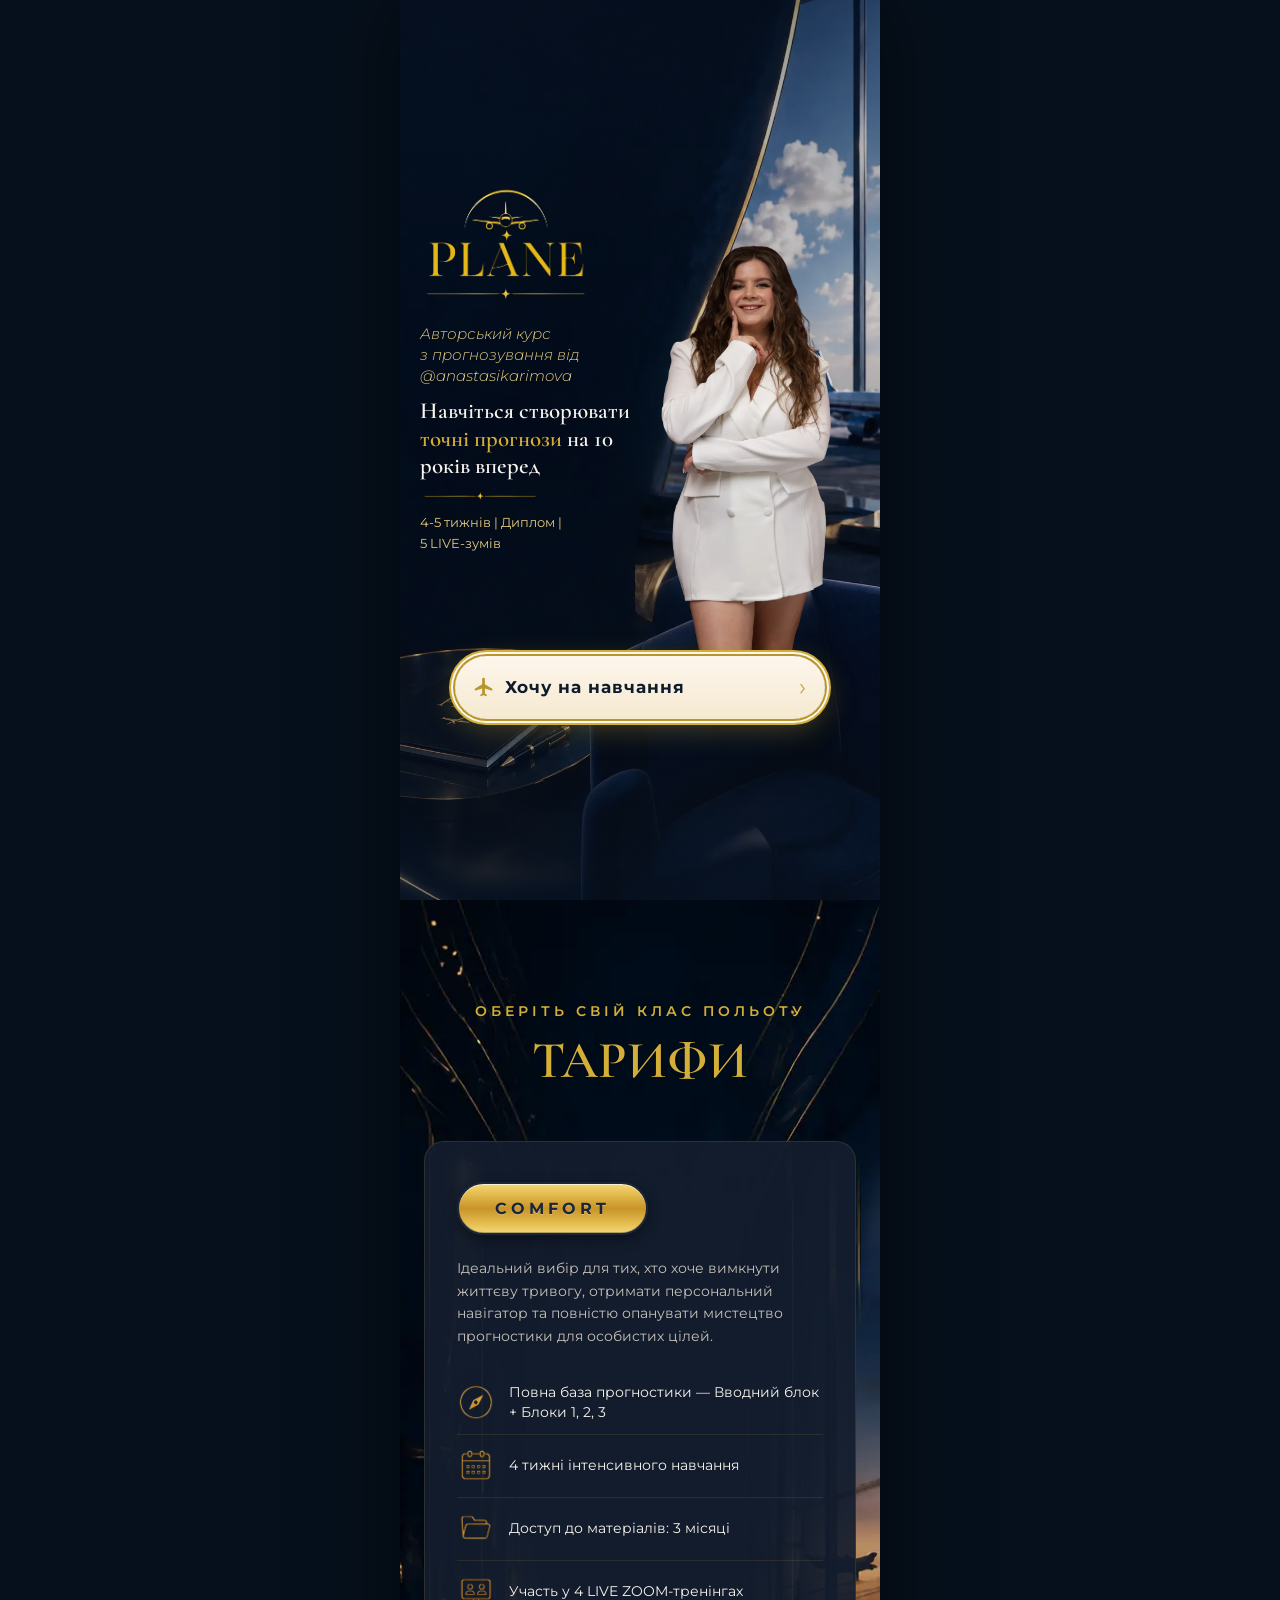
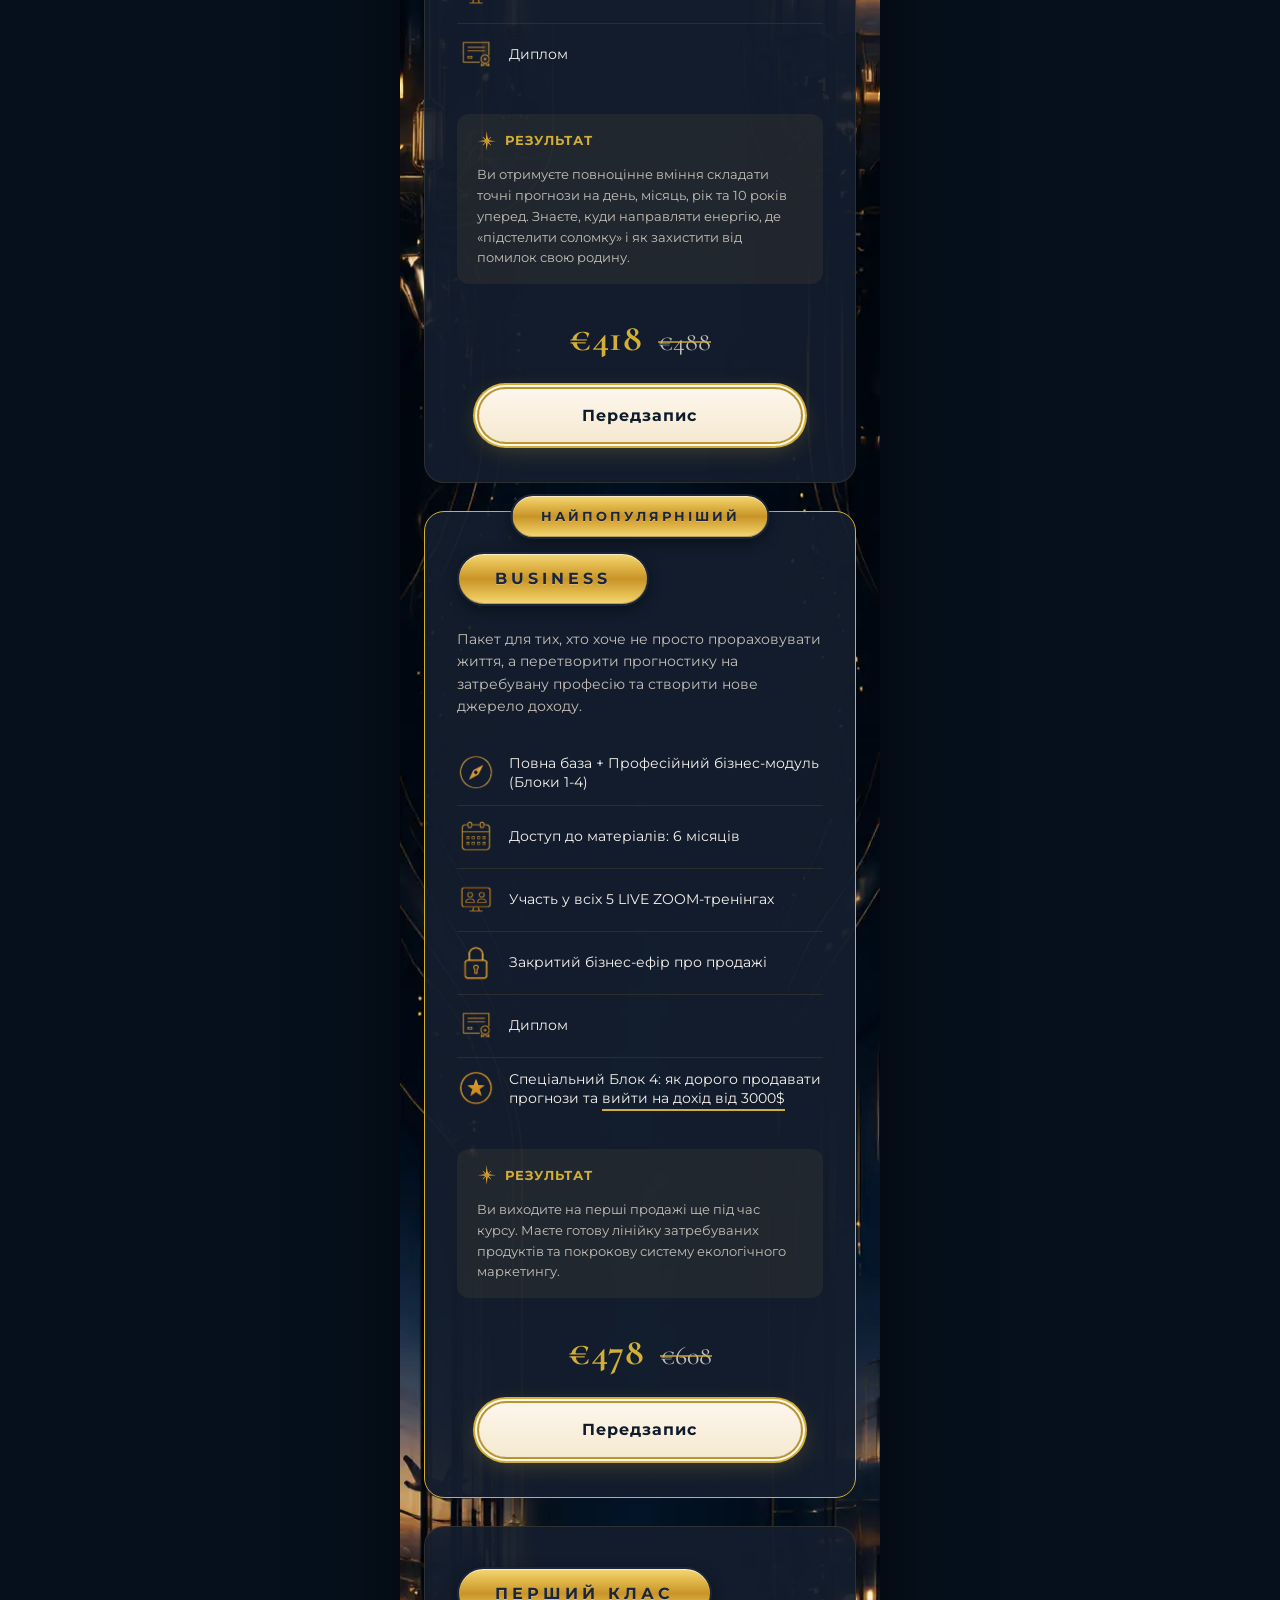
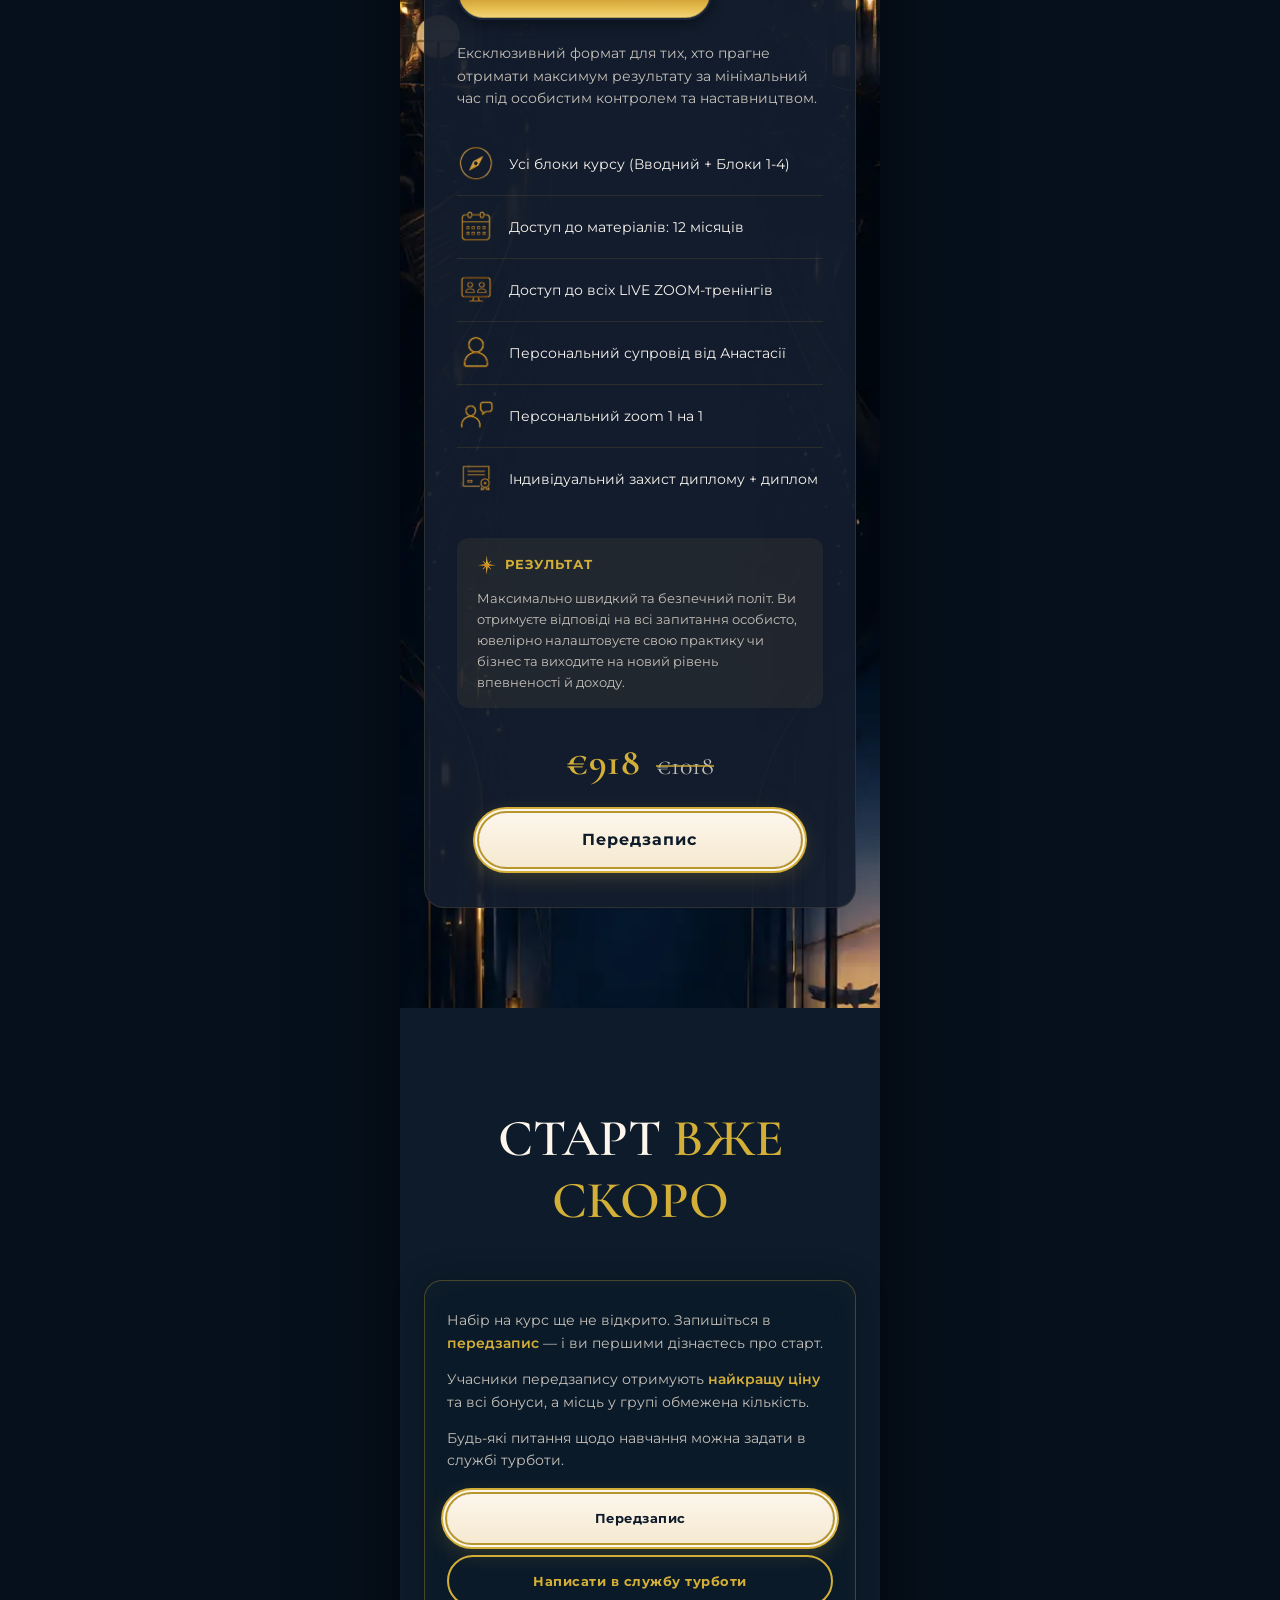
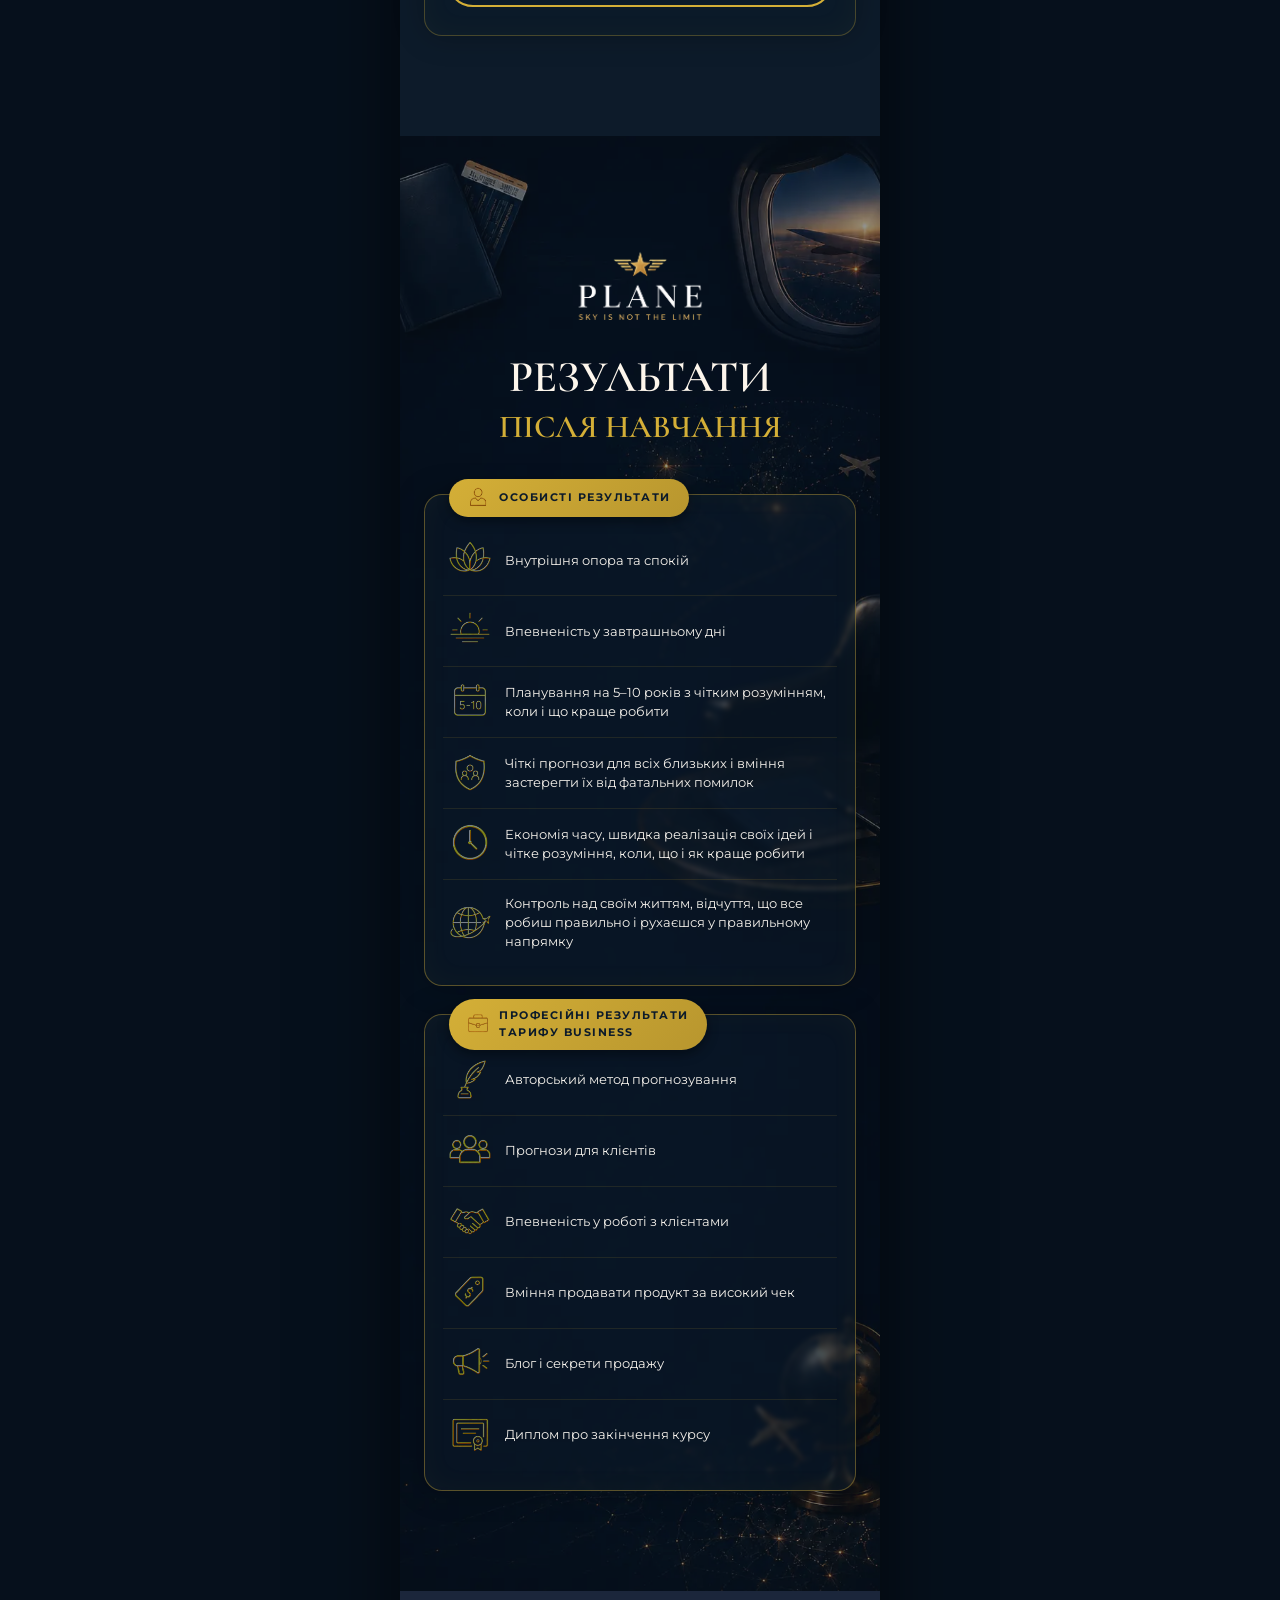
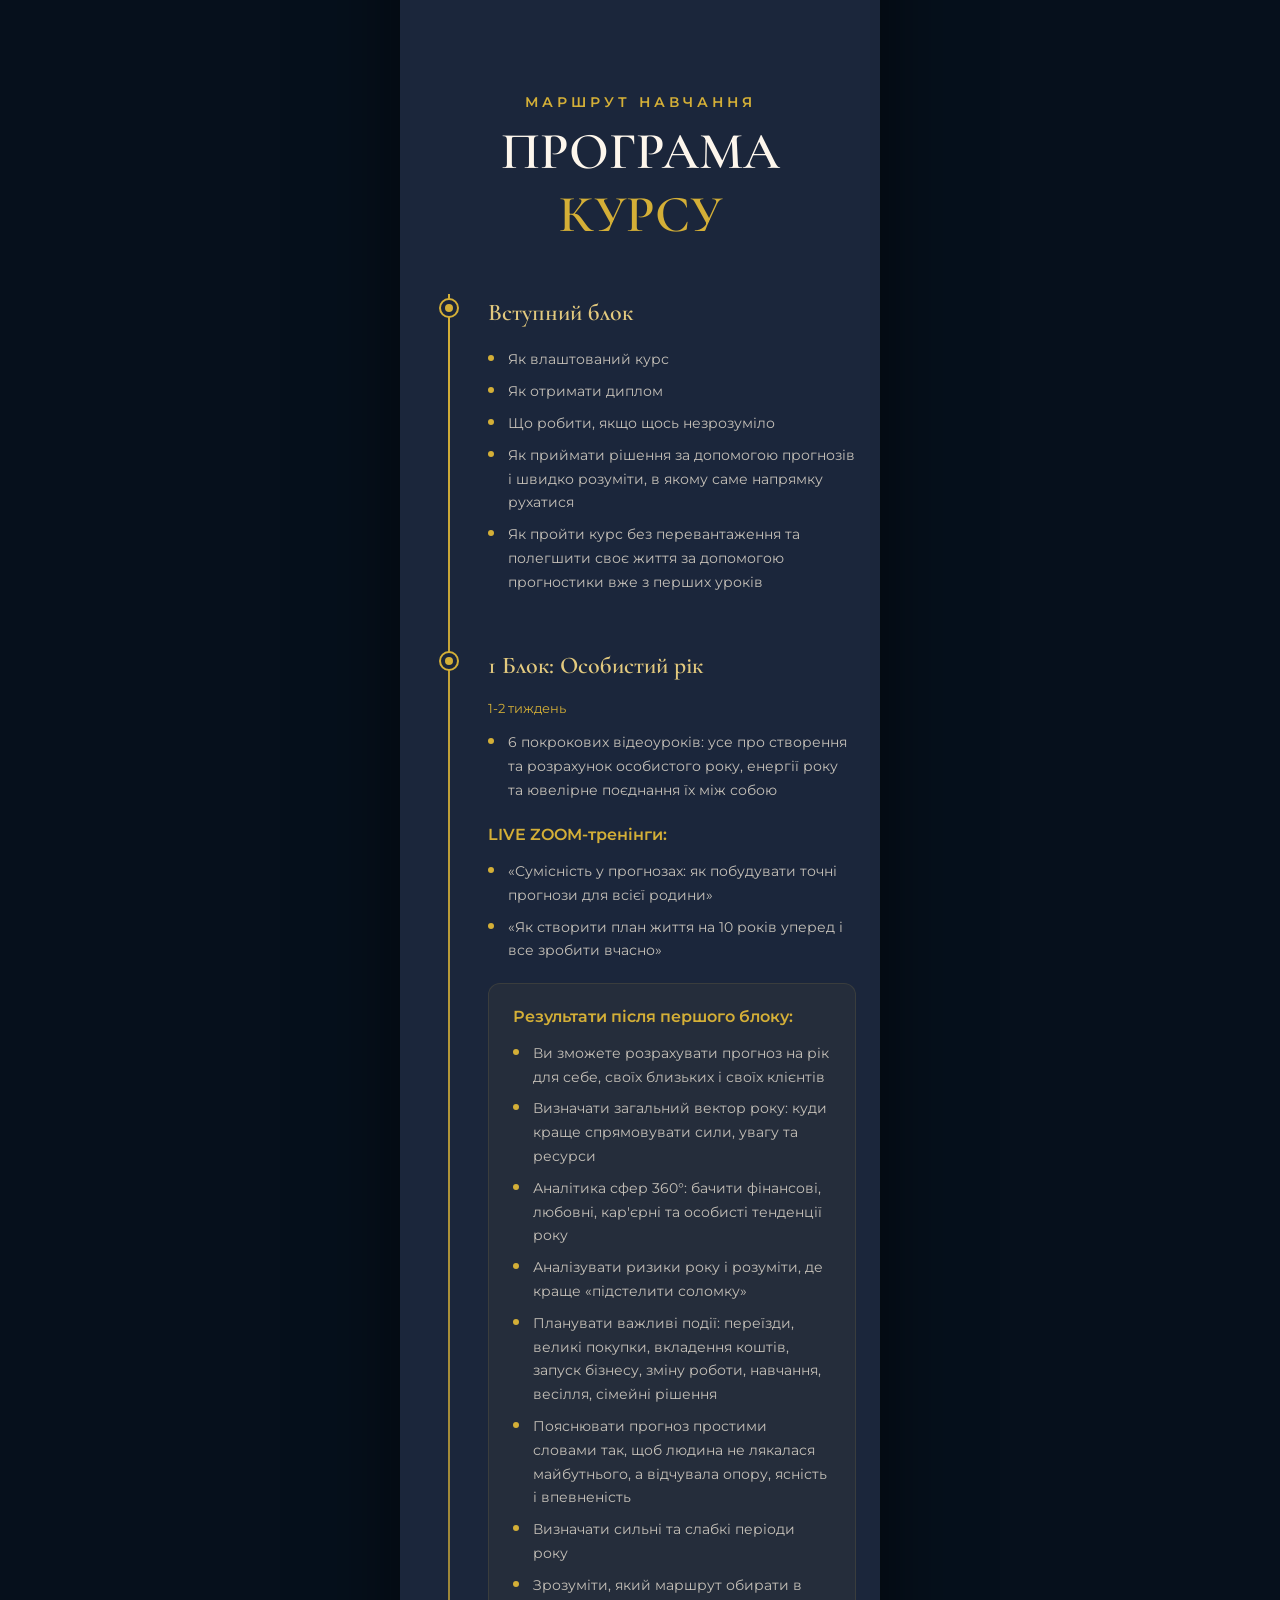
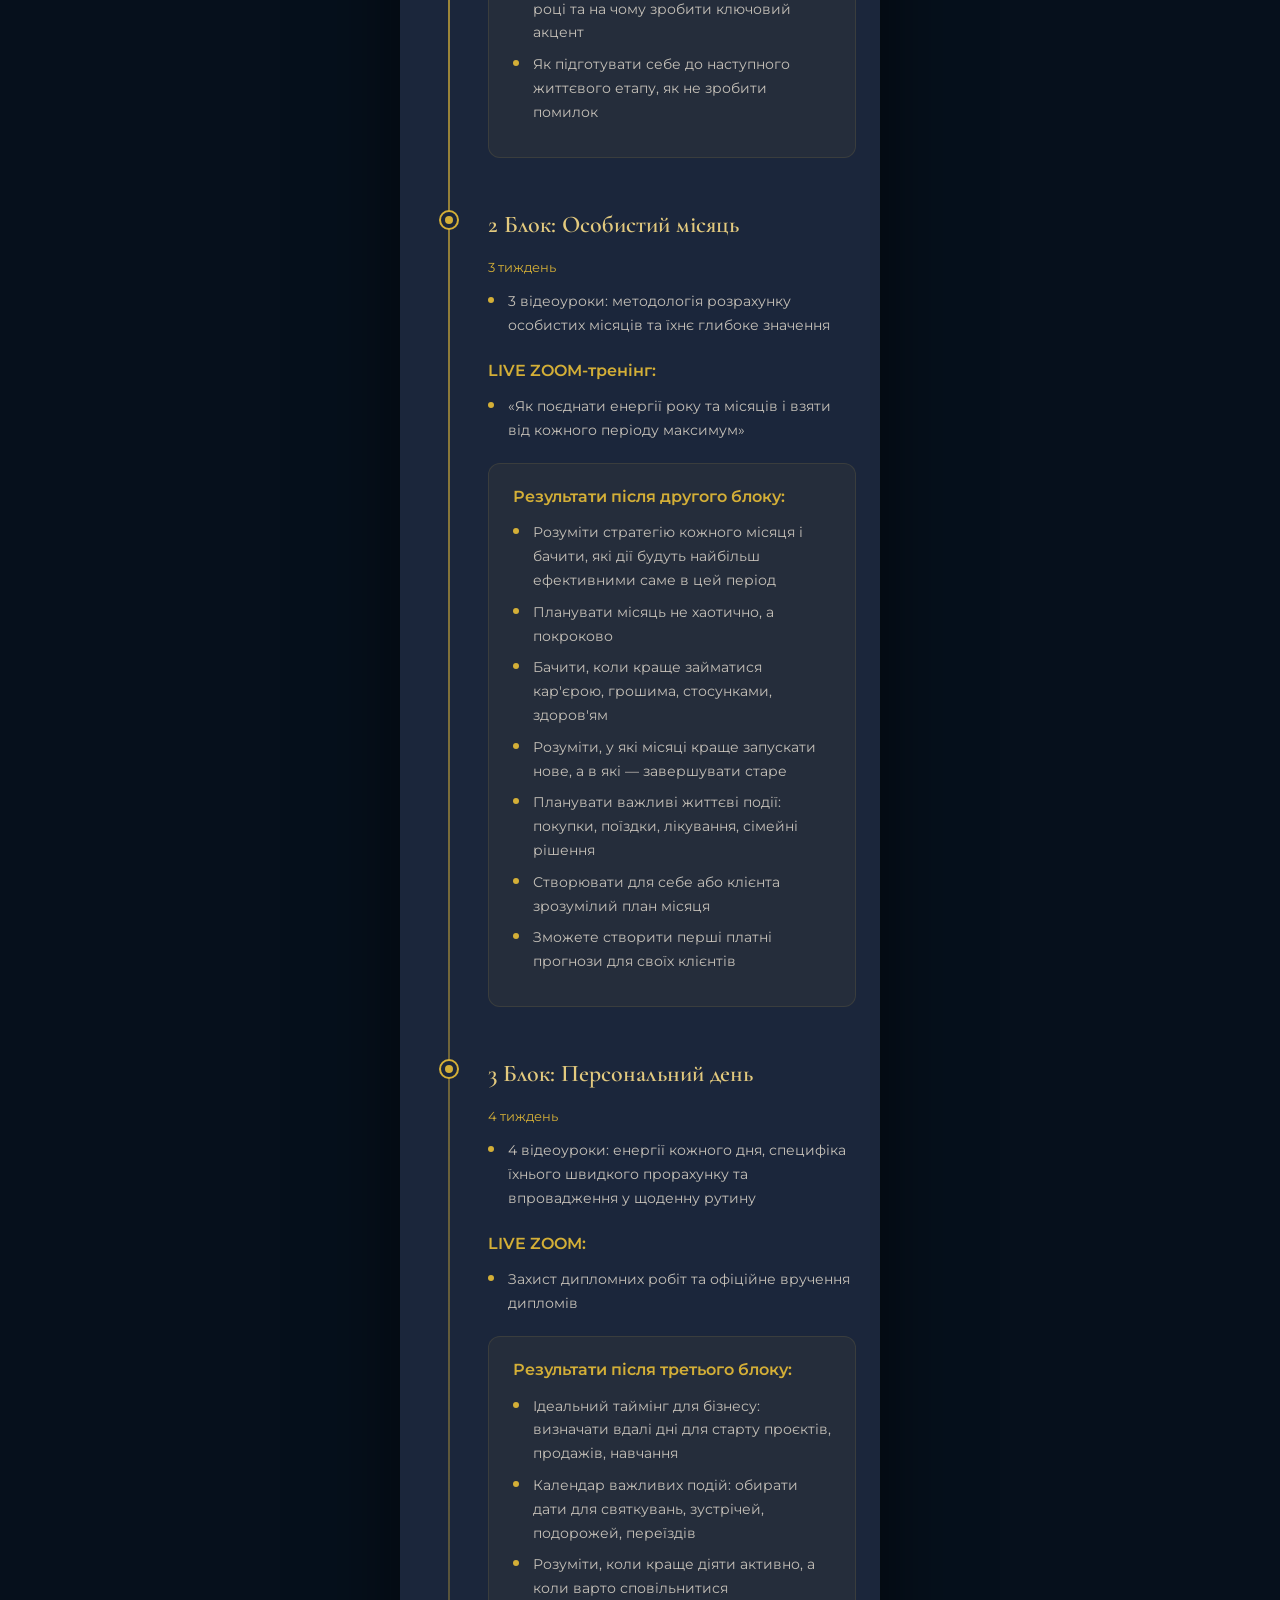
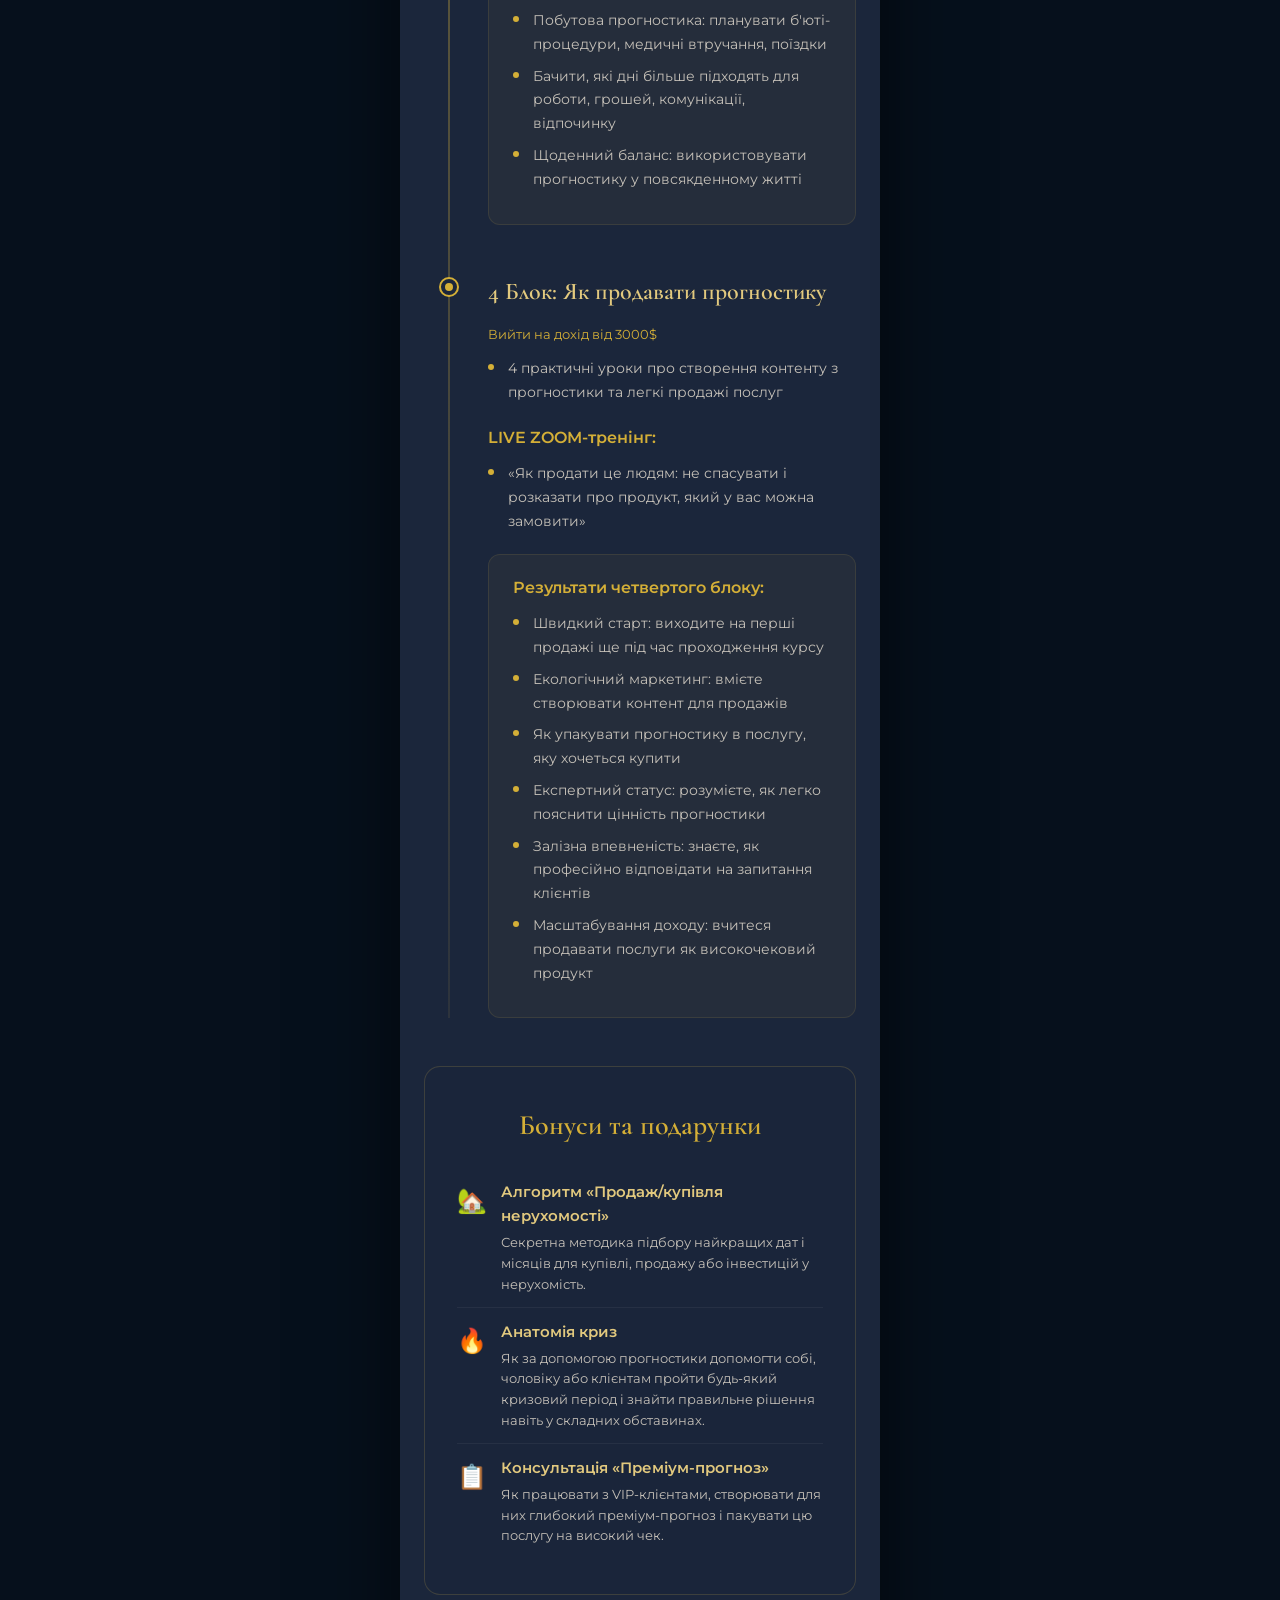
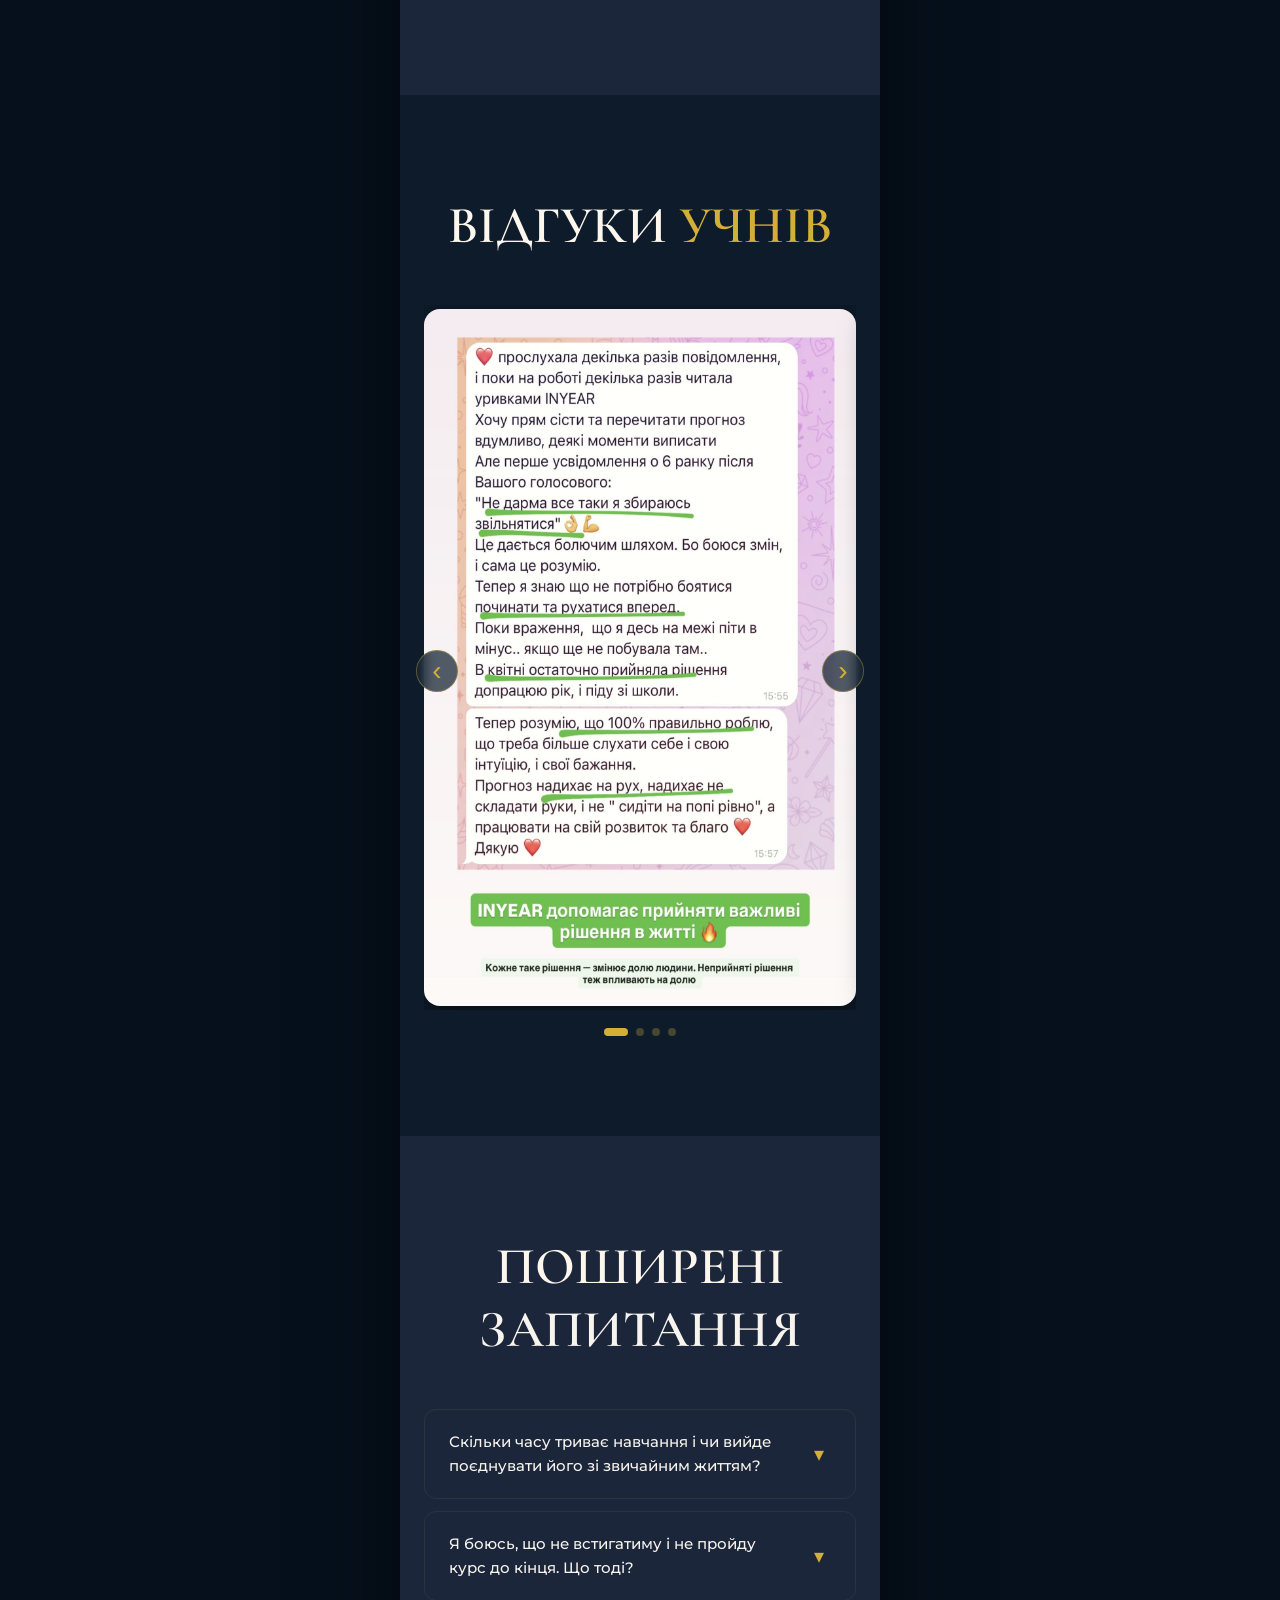
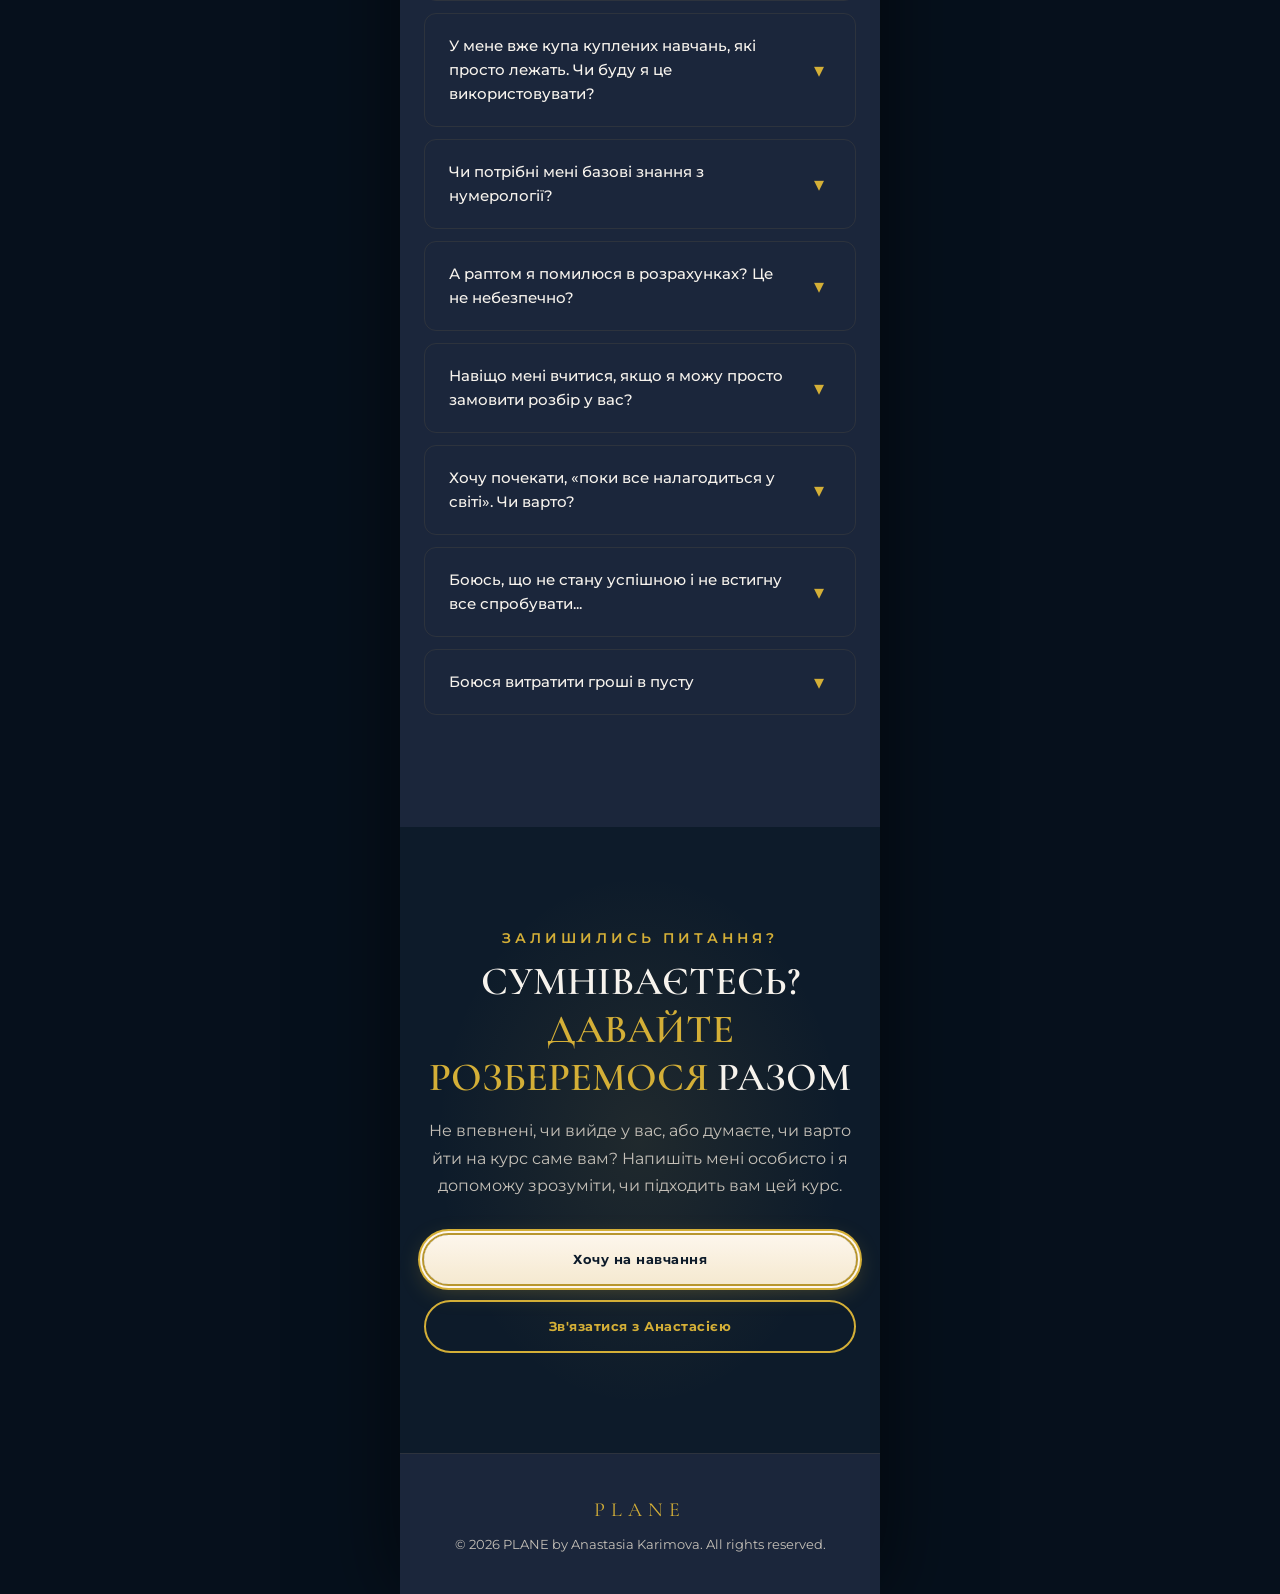
<file: index.html>
<!DOCTYPE html>
<html lang="uk">
<head>
<meta charset="UTF-8">
<meta name="viewport" content="width=device-width, initial-scale=1.0">
<title>PLANE — Авторський курс з прогнозування</title>
<link rel="preconnect" href="https://fonts.googleapis.com">
<link href="https://fonts.googleapis.com/css2?family=Cormorant+Garamond:wght@400;500;600;700&family=Montserrat:wght@300;400;500;600;700&display=swap" rel="stylesheet">
<link rel="stylesheet" href="css/style.css?v=19">
<script src="js/analytics.js?v=9"></script>
</head>
<body data-page="landing">

<!-- ══════════ HERO ══════════ -->
<section class="hero" id="hero">
  <div class="hero-bg"></div>
  <div class="hero-inner">
    <div class="hero-row">
      <div class="hero-content">
        <img src="img/logo.webp" alt="PLANE" class="hero-logo">
        <p class="hero-sub">Авторський курс<br>з прогнозування від<br>@anastasikarimova</p>
        <h1>Навчіться створювати <span>точні прогнози</span> на 10 років вперед</h1>
        <img src="img/split.png" alt="" class="hero-split">
        <p class="hero-meta">4-5 тижнів&nbsp;|&nbsp;Диплом&nbsp;|<br>5 LIVE-зумів</p>
      </div>
      <div class="hero-photo">
        <img src="img/hero-photo.webp" alt="Анастасія Карімова">
      </div>
    </div>
    <div class="hero-btn-wrap">
      <a href="#tariffs" class="btn-hero">
        <svg viewBox="0 0 24 24"><path d="M21 16v-2l-8-5V3.5A1.5 1.5 0 0011.5 2 1.5 1.5 0 0010 3.5V9l-8 5v2l8-2.5V19l-2 1.5V22l3.5-1 3.5 1v-1.5L13 19v-5.5l8 2.5z"/></svg>
        Хочу на навчання
        <span class="chevron">&rsaquo;</span>
      </a>
    </div>
  </div>
</section>

<!-- ══════════ FOR WHOM ══════════ -->
<section class="for-whom" id="for-whom" style="display:none">
  <div class="container">
    <div class="section-label" style="text-align:center">Кому підійде курс</div>
    <div class="audience-grid">
      <div class="audience-card fade-up">
        <span class="audience-icon">&#9992;</span>
        <h3>Для тих, хто втомився від тривоги за майбутнє</h3>
        <p>Ви постійно сумніваєтеся у своїх рішеннях: &laquo;Чи туди я йду? Чи правильний вибір роблю?&raquo; і хочете чітко знати, коли і що робити.</p>
      </div>
      <div class="audience-card fade-up">
        <span class="audience-icon">&#128141;</span>
        <h3>Для тих, хто хоче спланувати життя для себе та своїх близьких на 5-10 років вперед</h3>
        <p>Ви готові реалізовувати великі цілі (будинок, декрет, бізнес) і прагнете захистити рідних від фатальних помилок.</p>
      </div>
      <div class="audience-card fade-up">
        <span class="audience-icon">&#128188;</span>
        <h3>Для практикуючих нумерологів, езотериків та експертів</h3>
        <p>Ви хочете мати чергу з клієнтів і пропонувати зрозумілий та дорогий продукт, у якому будете впевнені на всі 100%.</p>
      </div>
      <div class="audience-card fade-up">
        <span class="audience-icon">&#128640;</span>
        <h3>Для новачків, які шукають затребувану професію з нуля</h3>
        <p>Ви прагнете заробляти онлайн на прогнозах, створити ажіотаж навколо своїх послуг і мати потік замовлень.</p>
      </div>
    </div>
  </div>
</section>

<!-- ══════════ TARIFFS ══════════ -->
<section class="tariffs" id="tariffs">
  <div class="tariffs-bg"></div>
  <div class="container">
    <div class="section-label" style="text-align:center">Оберіть свій клас польоту</div>
    <h2 class="section-title" style="text-align:center"><span>Тарифи</span></h2>
    <div class="tariff-grid">

      <!-- COMFORT -->
      <div class="tariff-card fade-up">
        <span class="tariff-name">COMFORT</span>
        <p class="tariff-desc">Ідеальний вибір для тих, хто хоче вимкнути життєву тривогу, отримати персональний навігатор та повністю опанувати мистецтво прогностики для особистих цілей.</p>
        <ul class="tariff-features">
          <li><img src="img/icons/tarif/Comfort/comfort_1.png" alt=""><span>Повна база прогностики &mdash; Вводний блок + Блоки 1, 2, 3</span></li>
          <li><img src="img/icons/tarif/Comfort/comfort_2.png" alt=""><span>4 тижні інтенсивного навчання</span></li>
          <li><img src="img/icons/tarif/Comfort/comfort_3.png" alt=""><span>Доступ до матеріалів: 3 місяці</span></li>
          <li><img src="img/icons/tarif/Comfort/comfort_4.png" alt=""><span>Участь у 4 LIVE ZOOM-тренінгах</span></li>
          <li><img src="img/icons/tarif/Comfort/comfort_5.png" alt=""><span>Диплом</span></li>
        </ul>
        <div class="tariff-result">
          <strong><img src="img/icons/tarif/result_img.png" alt="">Результат</strong>
          <p>Ви отримуєте повноцінне вміння складати точні прогнози на день, місяць, рік та 10 років уперед. Знаєте, куди направляти енергію, де &laquo;підстелити соломку&raquo; і як захистити від помилок свою родину.</p>
        </div>
        <div class="tariff-price"><span class="price-new">€418</span><span class="price-old">€488</span></div>
        <a href="https://t.me/ANASTASIKARIMOVABOT?start=link_Hwu0pAokaT" target="_blank" class="btn-tariff" data-track="cta" data-product="comfort" data-sales-text="Придбати">Передзапис</a>
      </div>

      <!-- BUSINESS -->
      <div class="tariff-card featured fade-up">
        <span class="tariff-popular">Найпопулярніший</span>
        <span class="tariff-name">BUSINESS</span>
        <p class="tariff-desc">Пакет для тих, хто хоче не просто прораховувати життя, а перетворити прогностику на затребувану професію та створити нове джерело доходу.</p>
        <ul class="tariff-features">
          <li><img src="img/icons/tarif/Buisness/Buisness_1.png" alt=""><span>Повна база + Професійний бізнес-модуль (Блоки 1-4)</span></li>
          <li><img src="img/icons/tarif/Buisness/Buisness_2.png" alt=""><span>Доступ до матеріалів: 6 місяців</span></li>
          <li><img src="img/icons/tarif/Buisness/Buisness_3.png" alt=""><span>Участь у всіх 5 LIVE ZOOM-тренінгах</span></li>
          <li><img src="img/icons/tarif/Buisness/Buisness_4.png" alt=""><span>Закритий бізнес-ефір про продажі</span></li>
          <li><img src="img/icons/tarif/Buisness/Buisness_5.png" alt=""><span>Диплом</span></li>
          <li><img src="img/icons/tarif/Buisness/Buisness_6.png" alt=""><span>Спеціальний Блок 4: як дорого продавати прогнози та <span style="border-bottom:2px solid var(--gold);padding-bottom:2px">вийти на дохід від 3000$</span></span></li>
        </ul>
        <div class="tariff-result">
          <strong><img src="img/icons/tarif/result_img.png" alt="">Результат</strong>
          <p>Ви виходите на перші продажі ще під час курсу. Маєте готову лінійку затребуваних продуктів та покрокову систему екологічного маркетингу.</p>
        </div>
        <div class="tariff-price"><span class="price-new">€478</span><span class="price-old">€608</span></div>
        <a href="https://t.me/ANASTASIKARIMOVABOT?start=link_Hwu0pAokaT" target="_blank" class="btn-tariff" data-track="cta" data-product="business" data-sales-text="Придбати">Передзапис</a>
      </div>

      <!-- ПЕРШИЙ КЛАС -->
      <div class="tariff-card fade-up">
        <span class="tariff-name">ПЕРШИЙ КЛАС</span>
        <p class="tariff-desc">Ексклюзивний формат для тих, хто прагне отримати максимум результату за мінімальний час під особистим контролем та наставництвом.</p>
        <ul class="tariff-features">
          <li><img src="img/icons/tarif/First/First_1.png" alt=""><span>Усі блоки курсу (Вводний + Блоки 1-4)</span></li>
          <li><img src="img/icons/tarif/First/First_2.png" alt=""><span>Доступ до матеріалів: 12 місяців</span></li>
          <li><img src="img/icons/tarif/First/First_3.png" alt=""><span>Доступ до всіх LIVE ZOOM-тренінгів</span></li>
          <li><img src="img/icons/tarif/First/First_4.png" alt=""><span>Персональний супровід від Анастасії</span></li>
          <li><img src="img/icons/tarif/First/First_5.png" alt=""><span>Персональний zoom 1 на 1</span></li>
          <li><img src="img/icons/tarif/First/First_6.png" alt=""><span>Індивідуальний захист диплому + диплом</span></li>
        </ul>
        <div class="tariff-result">
          <strong><img src="img/icons/tarif/result_img.png" alt="">Результат</strong>
          <p>Максимально швидкий та безпечний політ. Ви отримуєте відповіді на всі запитання особисто, ювелірно налаштовуєте свою практику чи бізнес та виходите на новий рівень впевненості й доходу.</p>
        </div>
        <div class="tariff-price"><span class="price-new">€918</span><span class="price-old">€1018</span></div>
        <a href="https://t.me/ANASTASIKARIMOVABOT?start=link_Hwu0pAokaT" target="_blank" class="btn-tariff" data-track="cta" data-product="first" data-sales-text="Придбати">Передзапис</a>
      </div>

    </div>
  </div>
</section>

<!-- ══════════ PAYMENT INFO ══════════ -->
<section class="payment-info">
  <div class="container">
    <h2 class="section-title" style="text-align:center" data-mode="sales">Залишились <span>питання?</span></h2>
    <h2 class="section-title" style="text-align:center" data-mode="presale">Старт <span>вже скоро</span></h2>
    <div class="payment-card fade-up">
      <p data-mode="presale">Набір на курс ще не відкрито. Запишіться в <strong>передзапис</strong> &mdash; і ви першими дізнаєтесь про старт.</p>
      <p data-mode="presale">Учасники передзапису отримують <strong>найкращу ціну</strong> та всі бонуси, а місць у групі обмежена кількість.</p>
      <p data-mode="sales">На всі тарифи існує <strong>банківська розстрочка</strong>.</p>
      <p data-mode="sales">Ви можете внести передплату <strong>888 грн</strong> і залишити за собою місце по найкращій ціні та отримати всі подарунки (доплатити залишок потрібно до початку навчання).</p>
      <p>Будь-які питання щодо навчання можна задати в службі турботи.</p>
      <div class="payment-actions">
        <a href="https://t.me/ANASTASIKARIMOVABOT?start=link_Hwu0pAokaT" target="_blank" class="btn-payment btn-payment-primary" data-track="cta" data-product="booking" data-sales-text="Забронювати місце за 888 грн">Передзапис</a>
        <a href="https://t.me/anastasikarimova" target="_blank" class="btn-payment btn-payment-secondary" data-track="contact" data-method="telegram_support">Написати в службу турботи</a>
      </div>
    </div>
  </div>
</section>

<!-- ══════════ RESULTS ══════════ -->
<section class="results" id="results">
  <div class="results-bg"></div>
  <div class="container">
    <img src="img/logo_result.webp" alt="PLANE" class="results-logo">
    <h2 class="section-title" style="text-align:center">Результати<br><span>після навчання</span></h2>

    <div class="results-card fade-up">
      <div class="results-card-header">
        <img src="img/icons/1.png" alt="">
        <span>Особисті результати</span>
      </div>
      <ul class="results-list">
        <li>
          <img src="img/icons/1_1.png" alt="">
          <span>Внутрішня опора та спокій</span>
        </li>
        <li>
          <img src="img/icons/1_2.png" alt="">
          <span>Впевненість у завтрашньому дні</span>
        </li>
        <li>
          <img src="img/icons/1_3.png" alt="">
          <span>Планування на 5&ndash;10 років з чітким розумінням, коли і що краще робити</span>
        </li>
        <li>
          <img src="img/icons/1_4.png" alt="">
          <span>Чіткі прогнози для всіх близьких і вміння застерегти їх від фатальних помилок</span>
        </li>
        <li>
          <img src="img/icons/1_5.png" alt="">
          <span>Економія часу, швидка реалізація своїх ідей і чітке розуміння, коли, що і як краще робити</span>
        </li>
        <li>
          <img src="img/icons/1_6.png" alt="">
          <span>Контроль над своїм життям, відчуття, що все робиш правильно і рухаєшся у правильному напрямку</span>
        </li>
      </ul>
    </div>

    <div class="results-card fade-up">
      <div class="results-card-header">
        <img src="img/icons/2.png" alt="">
        <span>Професійні результати<br>тарифу BUSINESS</span>
      </div>
      <ul class="results-list">
        <li>
          <img src="img/icons/2_1.png" alt="">
          <span>Авторський метод прогнозування</span>
        </li>
        <li>
          <img src="img/icons/2_2.png" alt="">
          <span>Прогнози для клієнтів</span>
        </li>
        <li>
          <img src="img/icons/2_3.png" alt="">
          <span>Впевненість у роботі з клієнтами</span>
        </li>
        <li>
          <img src="img/icons/2_4.png" alt="">
          <span>Вміння продавати продукт за високий чек</span>
        </li>
        <li>
          <img src="img/icons/2_5.png" alt="">
          <span>Блог і секрети продажу</span>
        </li>
        <li>
          <img src="img/icons/2_6.png" alt="">
          <span>Диплом про закінчення курсу</span>
        </li>
      </ul>
    </div>

  </div>
</section>

<!-- ══════════ PROGRAM ══════════ -->
<section class="program" id="program">
  <div class="container">
    <div class="section-label" style="text-align:center">Маршрут навчання</div>
    <h2 class="section-title" style="text-align:center">Програма <span>курсу</span></h2>

    <div class="program-timeline">

      <!-- INTRO -->
      <div class="program-block fade-up">
        <div class="program-dot"></div>
        <h3>Вступний блок</h3>
        <ul>
          <li>Як влаштований курс</li>
          <li>Як отримати диплом</li>
          <li>Що робити, якщо щось незрозуміло</li>
          <li>Як приймати рішення за допомогою прогнозів і швидко розуміти, в якому саме напрямку рухатися</li>
          <li>Як пройти курс без перевантаження та полегшити своє життя за допомогою прогностики вже з перших уроків</li>
        </ul>
      </div>

      <!-- BLOCK 1 -->
      <div class="program-block fade-up">
        <div class="program-dot"></div>
        <h3>1 Блок: Особистий рік</h3>
        <p style="color:var(--gold);font-size:13px;margin-bottom:8px">1-2 тиждень</p>
        <ul>
          <li>6 покрокових відеоуроків: усе про створення та розрахунок особистого року, енергії року та ювелірне поєднання їх між собою</li>
        </ul>
        <h4>LIVE ZOOM-тренінги:</h4>
        <ul>
          <li>&laquo;Сумісність у прогнозах: як побудувати точні прогнози для всієї родини&raquo;</li>
          <li>&laquo;Як створити план життя на 10 років уперед і все зробити вчасно&raquo;</li>
        </ul>
        <div class="program-results">
          <h4>Результати після першого блоку:</h4>
          <ul>
            <li>Ви зможете розрахувати прогноз на рік для себе, своїх близьких і своїх клієнтів</li>
            <li>Визначати загальний вектор року: куди краще спрямовувати сили, увагу та ресурси</li>
            <li>Аналітика сфер 360&deg;: бачити фінансові, любовні, кар'єрні та особисті тенденції року</li>
            <li>Аналізувати ризики року і розуміти, де краще &laquo;підстелити соломку&raquo;</li>
            <li>Планувати важливі події: переїзди, великі покупки, вкладення коштів, запуск бізнесу, зміну роботи, навчання, весілля, сімейні рішення</li>
            <li>Пояснювати прогноз простими словами так, щоб людина не лякалася майбутнього, а відчувала опору, ясність і впевненість</li>
            <li>Визначати сильні та слабкі періоди року</li>
            <li>Зрозуміти, який маршрут обирати в році та на чому зробити ключовий акцент</li>
            <li>Як підготувати себе до наступного життєвого етапу, як не зробити помилок</li>
          </ul>
        </div>
      </div>

      <!-- BLOCK 2 -->
      <div class="program-block fade-up">
        <div class="program-dot"></div>
        <h3>2 Блок: Особистий місяць</h3>
        <p style="color:var(--gold);font-size:13px;margin-bottom:8px">3 тиждень</p>
        <ul>
          <li>3 відеоуроки: методологія розрахунку особистих місяців та їхнє глибоке значення</li>
        </ul>
        <h4>LIVE ZOOM-тренінг:</h4>
        <ul>
          <li>&laquo;Як поєднати енергії року та місяців і взяти від кожного періоду максимум&raquo;</li>
        </ul>
        <div class="program-results">
          <h4>Результати після другого блоку:</h4>
          <ul>
            <li>Розуміти стратегію кожного місяця і бачити, які дії будуть найбільш ефективними саме в цей період</li>
            <li>Планувати місяць не хаотично, а покроково</li>
            <li>Бачити, коли краще займатися кар'єрою, грошима, стосунками, здоров'ям</li>
            <li>Розуміти, у які місяці краще запускати нове, а в які &mdash; завершувати старе</li>
            <li>Планувати важливі життєві події: покупки, поїздки, лікування, сімейні рішення</li>
            <li>Створювати для себе або клієнта зрозумілий план місяця</li>
            <li>Зможете створити перші платні прогнози для своїх клієнтів</li>
          </ul>
        </div>
      </div>

      <!-- BLOCK 3 -->
      <div class="program-block fade-up">
        <div class="program-dot"></div>
        <h3>3 Блок: Персональний день</h3>
        <p style="color:var(--gold);font-size:13px;margin-bottom:8px">4 тиждень</p>
        <ul>
          <li>4 відеоуроки: енергії кожного дня, специфіка їхнього швидкого прорахунку та впровадження у щоденну рутину</li>
        </ul>
        <h4>LIVE ZOOM:</h4>
        <ul>
          <li>Захист дипломних робіт та офіційне вручення дипломів</li>
        </ul>
        <div class="program-results">
          <h4>Результати після третього блоку:</h4>
          <ul>
            <li>Ідеальний таймінг для бізнесу: визначати вдалі дні для старту проєктів, продажів, навчання</li>
            <li>Календар важливих подій: обирати дати для святкувань, зустрічей, подорожей, переїздів</li>
            <li>Розуміти, коли краще діяти активно, а коли варто сповільнитися</li>
            <li>Побутова прогностика: планувати б'юті-процедури, медичні втручання, поїздки</li>
            <li>Бачити, які дні більше підходять для роботи, грошей, комунікації, відпочинку</li>
            <li>Щоденний баланс: використовувати прогностику у повсякденному житті</li>
          </ul>
        </div>
      </div>

      <!-- BLOCK 4 -->
      <div class="program-block fade-up">
        <div class="program-dot"></div>
        <h3>4 Блок: Як продавати прогностику</h3>
        <p style="color:var(--gold);font-size:13px;margin-bottom:8px">Вийти на дохід від 3000$</p>
        <ul>
          <li>4 практичні уроки про створення контенту з прогностики та легкі продажі послуг</li>
        </ul>
        <h4>LIVE ZOOM-тренінг:</h4>
        <ul>
          <li>&laquo;Як продати це людям: не спасувати і розказати про продукт, який у вас можна замовити&raquo;</li>
        </ul>
        <div class="program-results">
          <h4>Результати четвертого блоку:</h4>
          <ul>
            <li>Швидкий старт: виходите на перші продажі ще під час проходження курсу</li>
            <li>Екологічний маркетинг: вмієте створювати контент для продажів</li>
            <li>Як упакувати прогностику в послугу, яку хочеться купити</li>
            <li>Експертний статус: розумієте, як легко пояснити цінність прогностики</li>
            <li>Залізна впевненість: знаєте, як професійно відповідати на запитання клієнтів</li>
            <li>Масштабування доходу: вчитеся продавати послуги як високочековий продукт</li>
          </ul>
        </div>
      </div>

    </div>

    <!-- BONUSES -->
    <div class="bonuses fade-up">
      <h3>Бонуси та подарунки</h3>
      <div class="bonus-item">
        <span class="bonus-icon">&#127969;</span>
        <div>
          <h4>Алгоритм &laquo;Продаж/купівля нерухомості&raquo;</h4>
          <p>Секретна методика підбору найкращих дат і місяців для купівлі, продажу або інвестицій у нерухомість.</p>
        </div>
      </div>
      <div class="bonus-item">
        <span class="bonus-icon">&#128293;</span>
        <div>
          <h4>Анатомія криз</h4>
          <p>Як за допомогою прогностики допомогти собі, чоловіку або клієнтам пройти будь-який кризовий період і знайти правильне рішення навіть у складних обставинах.</p>
        </div>
      </div>
      <div class="bonus-item">
        <span class="bonus-icon">&#128203;</span>
        <div>
          <h4>Консультація &laquo;Преміум-прогноз&raquo;</h4>
          <p>Як працювати з VIP-клієнтами, створювати для них глибокий преміум-прогноз і пакувати цю послугу на високий чек.</p>
        </div>
      </div>
    </div>

  </div>
</section>

<!-- ══════════ REVIEWS ══════════ -->
<section class="reviews" id="reviews">
  <div class="container">
    <h2 class="section-title" style="text-align:center">Відгуки <span>учнів</span></h2>
    <div class="reviews-carousel fade-up">
      <div class="reviews-track" id="reviews-track">
        <div class="review-slide"><img src="img/review/IMG_6710.jpg" alt="Відгук 1"></div>
        <div class="review-slide"><img src="img/review/IMG_6712.jpg" alt="Відгук 2"></div>
        <div class="review-slide"><img src="img/review/IMG_6714.jpg" alt="Відгук 3"></div>
        <div class="review-slide"><img src="img/review/IMG_6715.jpg" alt="Відгук 4"></div>
      </div>
      <button class="reviews-arrow reviews-prev" aria-label="Попередній">&lsaquo;</button>
      <button class="reviews-arrow reviews-next" aria-label="Наступний">&rsaquo;</button>
      <div class="reviews-dots" id="reviews-dots"></div>
    </div>
  </div>
</section>

<!-- ══════════ WHAT AWAITS ══════════ -->
<section class="awaits" id="awaits" style="display:none">
  <div class="container">
    <div class="section-label" style="text-align:center">Що вас чекає</div>
    <h2 class="section-title" style="text-align:center">На <span>програмі</span></h2>
    <div class="awaits-grid">
      <div class="await-card fade-up">
        <div class="await-img">&#9992;</div>
        <div class="await-body">
          <h3>Тільки живий досвід</h3>
          <p>Ніякої води і загальної інформації. Тільки реальні життєві кейси, розбори та особистий досвід, який ви одразу впроваджуєте у життя.</p>
        </div>
      </div>
      <div class="await-card fade-up">
        <div class="await-img">&#9889;</div>
        <div class="await-body">
          <h3>Максимум практики</h3>
          <p>Ми разом розбираємо ваші карти, аналізуємо прогнози та крок за кроком налаштовуємо ваш навігатор. Ви не залишитеся наодинці з уроками.</p>
        </div>
      </div>
      <div class="await-card fade-up">
        <div class="await-img">&#128188;</div>
        <div class="await-body">
          <h3>Бізнес-інструкція</h3>
          <p>Ви не просто отримаєте знання, а дізнаєтеся, як упакувати прогностику в дорогу послугу, впевнено заявляти про себе та легко знаходити клієнтів.</p>
        </div>
      </div>
      <div class="await-card fade-up">
        <div class="await-img">&#127870;</div>
        <div class="await-body">
          <h3>Ком'юніті крутих дівчат</h3>
          <p>Оточення, яке не тягне вниз, а надихає. Ви летите в компанії сильних, усвідомлених однодумиць, які підтримують на кожному етапі зльоту.</p>
        </div>
      </div>
    </div>
  </div>
</section>

<!-- ══════════ FAQ ══════════ -->
<section class="faq" id="faq">
  <div class="container">
    <h2 class="section-title" style="text-align:center">Поширені <span style="color:var(--white)">запитання</span></h2>
    <div class="faq-list">

      <div class="faq-item">
        <div class="faq-q">Скільки часу триває навчання і чи вийде поєднувати його зі звичайним життям?<span class="arrow">&#9662;</span></div>
        <div class="faq-a"><div class="faq-a-inner">Курс триватиме 4-5 тижнів в залежності від тарифу (4 тижні на COMFORT, 5 тижнів на BUSINESS). Програма побудована дуже динамічно: відеоуроки та зідзвони. Але я впевнена: ви будете захоплені процесом настільки, що з легкістю відкладете інші справи, щоб швидше прорахувати свої перші прогнози.</div></div>
      </div>

      <div class="faq-item">
        <div class="faq-q">Я боюсь, що не встигатиму і не пройду курс до кінця. Що тоді?<span class="arrow">&#9662;</span></div>
        <div class="faq-a"><div class="faq-a-inner">Навіть якщо ви пропустите живий ефір чи урок через завантаженість &mdash; це не проблема. Залежно від обраного тарифу, усі матеріали та доступи залишаються з вами від 3 до 12 місяців. Ви зможете повернутися і переглянути все в будь-який зручний момент.</div></div>
      </div>

      <div class="faq-item">
        <div class="faq-q">У мене вже купа куплених навчань, які просто лежать. Чи буду я це використовувати?<span class="arrow">&#9662;</span></div>
        <div class="faq-a"><div class="faq-a-inner">Прогностика &mdash; це не складна академічна наука, яку ви вчите &laquo;в стіл&raquo;. Це прикладний інструмент. Ви отримуєте знання і в той же день застосовуєте їх: дивитесь енергію дня, плануєте поїздку чи б'юті-процедуру. В мене не доходять до кінця навчання менше 1% людей.</div></div>
      </div>

<div class="faq-item">
        <div class="faq-q">Чи потрібні мені базові знання з нумерології?<span class="arrow">&#9662;</span></div>
        <div class="faq-a"><div class="faq-a-inner">Абсолютно ні! Курс розрахований на те, що ви можете прийти з нульовими знаннями. Ми починаємо з базового ввідного інструктажу. Я даю свій секретний метод і готові покрокові інструкції. Якщо ви вмієте скласти 2+2 &mdash; ви 100% зможете прогнозувати за моєю системою.</div></div>
      </div>

      <div class="faq-item">
        <div class="faq-q">А раптом я помилюся в розрахунках? Це не небезпечно?<span class="arrow">&#9662;</span></div>
        <div class="faq-a"><div class="faq-a-inner">По-перше, моя методологія проста і прозора, в ній важко припуститися помилки. По-друге, ви летите не самі. На курсі передбачено багато практики та мого особистого зворотного зв'язку. На живих ZOOM-тренінгах ми разом розбираємо ваші кейси та перевіряємо карти.</div></div>
      </div>

      <div class="faq-item">
        <div class="faq-q">Навіщо мені вчитися, якщо я можу просто замовити розбір у вас?<span class="arrow">&#9662;</span></div>
        <div class="faq-a"><div class="faq-a-inner">Замовити індивідуальний прогноз &mdash; це як викликати таксі на один раз. Навчитися на курсі PLANE &mdash; це купити свій власний автомобіль і отримати права на все життя. Ви зможете прораховувати будь-яку раптову ідею за 2 хвилини та миттєво допомагати своїй родині.</div></div>
      </div>

      <div class="faq-item">
        <div class="faq-q">Хочу почекати, &laquo;поки все налагодиться у світі&raquo;. Чи варто?<span class="arrow">&#9662;</span></div>
        <div class="faq-a"><div class="faq-a-inner">Світ уже ніколи не буде колишнім, а зовнішня турбулентність &mdash; це нова реальність. Чекати ідеального моменту &mdash; це втрачати час. Прогностика потрібна саме зараз, щоб у часи хаосу ви мали свій особистий острів стабільності.</div></div>
      </div>

      <div class="faq-item">
        <div class="faq-q">Боюсь, що не стану успішною і не встигну все спробувати...<span class="arrow">&#9662;</span></div>
        <div class="faq-a"><div class="faq-a-inner">Саме через цей страх люди хапаються за все підряд, вигорають і зливають енергію не туди. Курс PLANE структурує ваше життя і розкладе все по поличках. Ви перестанете метушитися і почнете втілювати свої плани чітко, спокійно та саме тоді, коли простір максимально цьому сприяє.</div></div>
      </div>

      <div class="faq-item">
        <div class="faq-q">Боюся витратити гроші в пусту<span class="arrow">&#9662;</span></div>
        <div class="faq-a"><div class="faq-a-inner">Цей курс зекономить ваші гроші на неправильні рішення. Простий приклад: ви більше не будете купляти непотрібні вам навчання в погані періоди і це вже створить величезний плюс у ваш бюджет. Прогностика зараз і завжди дуже затребувана &mdash; людям потрібна допомога і підтримка в складні життєві періоди.</div></div>
      </div>

    </div>
  </div>
</section>

<!-- ══════════ CTA BOTTOM ══════════ -->
<section class="cta-bottom" id="cta">
  <div class="container">
    <div class="section-label">Залишились питання?</div>
    <h2 class="section-title" style="color:var(--white)">Сумніваєтесь? <span>Давайте розберемося</span> разом</h2>
    <p>Не впевнені, чи вийде у вас, або думаєте, чи варто йти на курс саме вам? Напишіть мені особисто і я допоможу зрозуміти, чи підходить вам цей курс.</p>
    <div style="display:flex;flex-wrap:wrap;gap:16px;justify-content:center">
      <a href="#tariffs" class="btn-payment btn-payment-primary">Хочу на навчання</a>
      <a href="https://t.me/anastasikarimova" target="_blank" class="btn-payment btn-payment-secondary" data-track="contact" data-method="telegram_anastasia">Зв'язатися з Анастасією</a>
    </div>
  </div>
</section>

<!-- ══════════ FOOTER ══════════ -->
<footer>
  <div class="container">
    <p style="color:var(--gold);font-family:'Cormorant Garamond',serif;font-size:20px;letter-spacing:6px;margin-bottom:8px">PLANE</p>
    <p>&copy; 2026 PLANE by Anastasia Karimova. All rights reserved.</p>
  </div>
</footer>

<script src="js/main.js?v=2"></script>

</body>
</html>
</file>
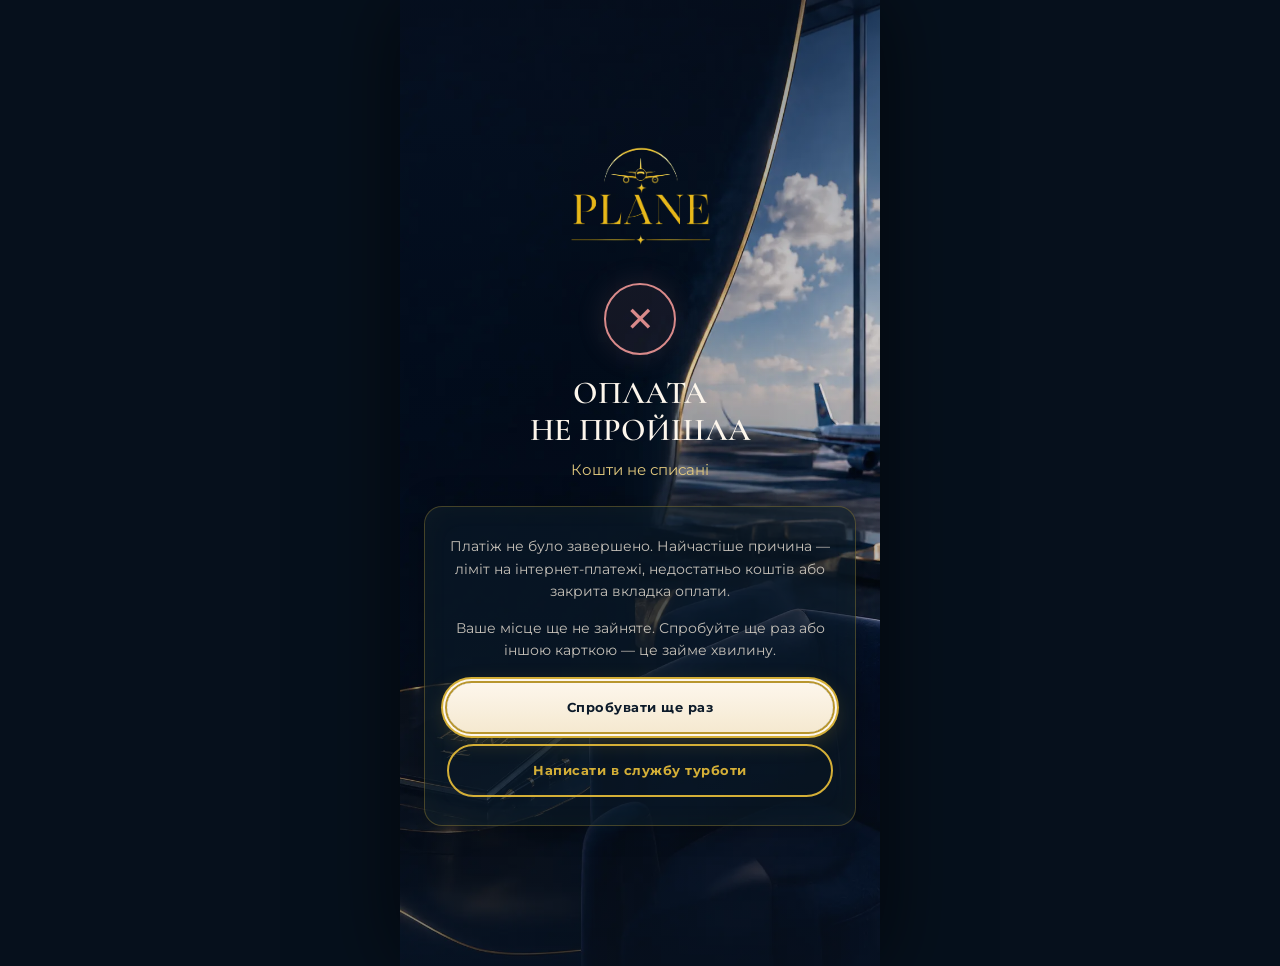
<file: fail.html>
<!DOCTYPE html>
<html lang="uk">
<head>
<meta charset="UTF-8">
<meta name="viewport" content="width=device-width, initial-scale=1.0">
<meta name="robots" content="noindex, nofollow">
<title>Оплата не пройшла — PLANE</title>
<link rel="preconnect" href="https://fonts.googleapis.com">
<link href="https://fonts.googleapis.com/css2?family=Cormorant+Garamond:wght@400;500;600;700&family=Montserrat:wght@300;400;500;600;700&display=swap" rel="stylesheet">
<link rel="stylesheet" href="css/style.css?v=19">
<script src="js/analytics.js?v=9"></script>
</head>
<body data-page="fail">

<section class="status-page">
  <div class="hero-bg"></div>
  <div class="container status-inner">

    <img src="img/logo.webp" alt="PLANE" class="status-logo">

    <div class="status-icon is-fail">&#10005;</div>
    <h1>Оплата<br>не пройшла</h1>
    <p class="status-lead">Кошти не списані</p>

    <div class="payment-card">
      <p>Платіж не було завершено. Найчастіше причина — ліміт на інтернет-платежі, недостатньо коштів або закрита вкладка оплати.</p>
      <p>Ваше місце ще не зайняте. Спробуйте ще раз або іншою карткою — це займе хвилину.</p>
      <div class="payment-actions">
        <a href="index.html#tariffs" class="btn-payment btn-payment-primary">Спробувати ще раз</a>
        <a href="https://t.me/anastasikarimova" target="_blank" class="btn-payment btn-payment-secondary" data-track="contact" data-method="telegram_fail">Написати в службу турботи</a>
      </div>
    </div>

  </div>
</section>

</body>
</html>
</file>
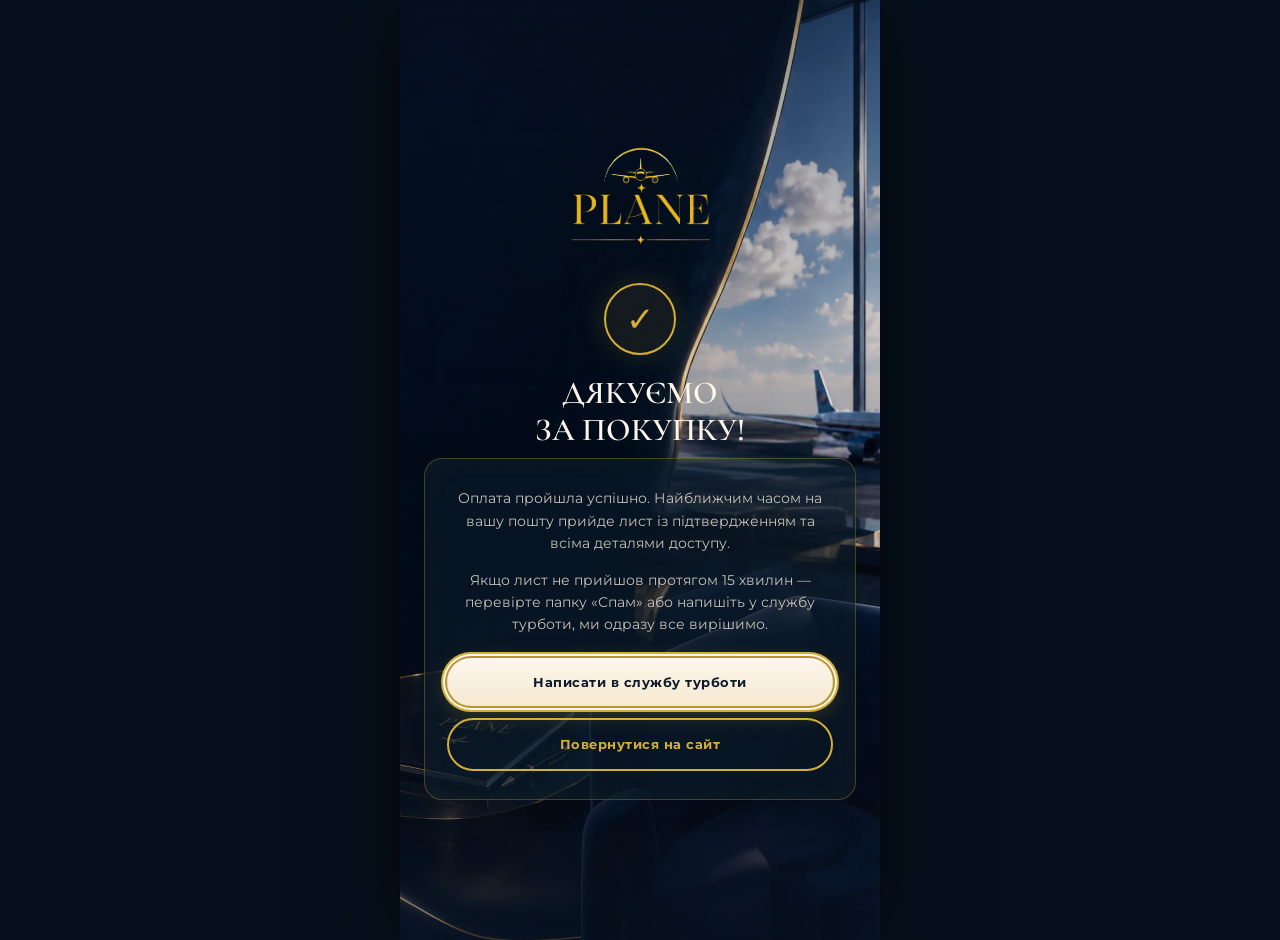
<file: success.html>
<!DOCTYPE html>
<html lang="uk">
<head>
<meta charset="UTF-8">
<meta name="viewport" content="width=device-width, initial-scale=1.0">
<meta name="robots" content="noindex, nofollow">
<title>Дякуємо за покупку — PLANE</title>
<link rel="preconnect" href="https://fonts.googleapis.com">
<link href="https://fonts.googleapis.com/css2?family=Cormorant+Garamond:wght@400;500;600;700&family=Montserrat:wght@300;400;500;600;700&display=swap" rel="stylesheet">
<link rel="stylesheet" href="css/style.css?v=19">
<script src="js/analytics.js?v=9"></script>
</head>
<body data-page="success">

<section class="status-page">
  <div class="hero-bg"></div>
  <div class="container status-inner">

    <img src="img/logo.webp" alt="PLANE" class="status-logo">

    <!-- Оплата прошла -->
    <div id="state-success">
      <div class="status-icon">&#10003;</div>
      <h1>Дякуємо<br>за покупку!</h1>
      <p class="status-lead">
        <strong data-fill="product">—</strong> &middot; <strong data-fill="price">—</strong>
      </p>

      <div class="payment-card">
        <p>Оплата пройшла успішно. Найближчим часом на вашу пошту прийде лист із підтвердженням та всіма деталями доступу.</p>
        <p>Якщо лист не прийшов протягом 15 хвилин — перевірте папку «Спам» або напишіть у службу турботи, ми одразу все вирішимо.</p>
        <div class="payment-actions">
          <a href="https://t.me/anastasikarimova" target="_blank" class="btn-payment btn-payment-primary" data-track="contact" data-method="telegram_success">Написати в службу турботи</a>
          <a href="index.html" class="btn-payment btn-payment-secondary">Повернутися на сайт</a>
        </div>
      </div>
    </div>

    <!-- WayForPay вернул на эту страницу, но платёж не прошёл -->
    <div id="state-declined" hidden>
      <div class="status-icon is-fail">&#10005;</div>
      <h1>Оплата<br>не пройшла</h1>
      <p class="status-lead">Кошти не списані</p>

      <div class="payment-card">
        <p>Банк відхилив платіж. Найчастіше це через ліміт на інтернет-платежі або недостатньо коштів на картці.</p>
        <p>Спробуйте ще раз або іншою карткою. Якщо не виходить — напишіть нам, підберемо зручний спосіб оплати.</p>
        <div class="payment-actions">
          <a href="index.html#tariffs" class="btn-payment btn-payment-primary">Спробувати ще раз</a>
          <a href="https://t.me/anastasikarimova" target="_blank" class="btn-payment btn-payment-secondary" data-track="contact" data-method="telegram_declined">Написати в службу турботи</a>
        </div>
      </div>
    </div>

  </div>
</section>

</body>
</html>
</file>
<file: css/style.css>
*,*::before,*::after{margin:0;padding:0;box-sizing:border-box}
/* Скрытие через атрибут hidden должно побеждать display из классов
   (иначе .btn-payment{display:block} перекрывает браузерное правило) */
[hidden]{display:none!important}
:root{
--navy:#0D1B2A;
--navy-light:#1B263B;
--navy-card:#1B263B;
--gold:#D4AF37;
--gold-light:#e2c97e;
--gold-dark:#b8962e;
--white:#F7F3ED;
--white-dim:#c5c0b8;
--milk:#FDF6EC;
--sky:#ACD1E7;
--glass:rgba(27,38,59,.6);
}
html{scroll-behavior:smooth;background:#06101c}
body{
font-family:'Montserrat',sans-serif;
background:var(--navy);
color:var(--white);
overflow-x:hidden;
line-height:1.6;
max-width:480px;
margin:0 auto;
box-shadow:0 0 80px rgba(0,0,0,.6);
position:relative;
}
h1,h2,h3,h4{font-family:'Cormorant Garamond',serif;font-weight:600}
.container{max-width:480px;margin:0 auto;padding:0 24px}

/* ── sparkles ── */
.sparkle{position:absolute;color:var(--gold);opacity:.45;font-size:14px;pointer-events:none}

/* ══════════ HERO ══════════ */
.hero{
min-height:100vh;
min-height:100svh;
position:relative;
overflow:hidden;
display:flex;flex-direction:column;
justify-content:center;
}
.hero-bg{
position:absolute;inset:0;
background:url('../img/background.webp') center/cover no-repeat;
z-index:0;
}
.hero-bg::after{
content:'';position:absolute;inset:0;
background:
  linear-gradient(180deg,rgba(11,26,46,.45) 0%,rgba(11,26,46,.15) 40%,rgba(11,26,46,.55) 100%);
}
/* row that fills remaining hero height: text left, photo right (bottom-aligned to touch button top) */
.hero-inner{
position:relative;z-index:2;
display:flex;flex-direction:column;
width:100%;
}
.hero-row{
display:flex;
align-items:flex-end;
width:100%;
}

/* text column: strict width, content cannot overflow into photo */
.hero-content{
display:flex;flex-direction:column;
align-items:flex-start;
gap:12px;
width:50%;
flex-shrink:0;
padding:0 0 0 20px;
align-self:flex-start;
}
.hero-logo{width:170px;display:block;margin:0;max-width:100%}
.hero-split{width:120px;display:block;margin:0;max-width:100%}

/* photo zone: takes remaining width on the right, image bottom flush with hero-row bottom (= button top) */
.hero-photo{
flex:1;
align-self:flex-end;
position:relative;
margin-right:-15%;
margin-left:-25%;
pointer-events:none;
}
.hero-photo img{width:100%;display:block}

/* button pinned to the bottom of the hero */
.hero-btn-wrap{
position:relative;z-index:4;
text-align:center;
padding:0 20px;
flex-shrink:0;
}
.btn-hero{
display:flex;align-items:center;justify-content:center;gap:14px;
width:88%;max-width:370px;
margin:0 auto;
padding:18px 32px;
background:linear-gradient(180deg,#FDF6EC 0%,#f5e9d0 100%);
border:none;
border-radius:60px;
color:#0D1B2A;
font-family:'Montserrat',sans-serif;
font-weight:700;font-size:19px;
cursor:pointer;text-decoration:none;
letter-spacing:1px;
transition:all .3s;
position:relative;
box-shadow:
  0 0 0 2px #b8962e,
  0 0 0 4px #FDF6EC,
  0 0 0 6px #D4AF37,
  0 8px 30px rgba(212,175,55,.35);
}
.btn-hero:hover{
transform:translateY(-2px);
box-shadow:
  0 0 0 2px #b8962e,
  0 0 0 4px #FDF6EC,
  0 0 0 6px #D4AF37,
  0 12px 40px rgba(212,175,55,.55);
}
.btn-hero svg{width:22px;height:22px;fill:#b8962e}
.btn-hero .chevron{
margin-left:auto;
font-size:24px;
opacity:.8;
color:#b8962e;
font-weight:400;
}

/* shrink hero photo on PC where viewport > 480px (body is full 480px) */
@media(min-width:481px){
  .hero-photo{margin-right:-5%;margin-left:-15%}
}

/* mobile-only typography */
.hero h1{font-size:23px}
.hero-sub{font-size:13px}
.hero-meta{font-size:11px}
.btn-hero{font-size:17px;padding:12px 18px;gap:10px;white-space:nowrap}
.hero h1{
color:var(--white);
margin:0;
line-height:1.18;
}
.hero h1 span{color:var(--gold)}
.hero-sub{
font-size:15px;color:var(--gold-light);
font-style:italic;
margin:0;
font-weight:300;
line-height:1.4;
}
.hero-meta{
font-size:13px;color:var(--gold-light);
margin:0;
letter-spacing:0;
}
.btn-primary{
display:inline-block;
padding:18px 48px;
background:linear-gradient(135deg,var(--gold),var(--gold-dark));
color:var(--navy);
font-family:'Montserrat',sans-serif;
font-weight:700;font-size:16px;
border:none;border-radius:50px;
cursor:pointer;
text-decoration:none;
letter-spacing:1px;
transition:all .3s;
box-shadow:0 4px 30px rgba(201,168,76,.3);
}
.btn-primary:hover{
transform:translateY(-2px);
box-shadow:0 8px 40px rgba(201,168,76,.45);
}
.plane-line{
position:absolute;bottom:60px;left:0;right:0;
display:flex;align-items:center;justify-content:center;
opacity:.25;
}
.plane-line svg{width:32px;height:32px;fill:var(--gold)}

/* ══════════ SECTION SHARED ══════════ */
section{padding:100px 0;position:relative}
.section-label{
font-size:14px;letter-spacing:4px;text-transform:uppercase;
color:var(--gold);margin-bottom:8px;font-weight:600;
}
.section-title{
font-size:clamp(32px,5vw,52px);
margin-bottom:48px;
line-height:1.2;
text-transform:uppercase;
color:var(--milk);
}
.section-title span{color:var(--gold)}
.gold-line{
width:60px;height:2px;background:var(--gold);
margin:16px auto 0;
}

/* ══════════ FOR WHOM ══════════ */
.for-whom{
background:
  radial-gradient(ellipse at 80% 20%,rgba(201,168,76,.05) 0%,transparent 50%),
  var(--navy-light);
}
.audience-grid{display:grid;grid-template-columns:repeat(auto-fit,minmax(280px,1fr));gap:24px}
.audience-card{
background:var(--glass);
border:1px solid rgba(201,168,76,.15);
border-radius:16px;
padding:32px 28px;
backdrop-filter:blur(10px);
transition:all .35s;
position:relative;
overflow:hidden;
}
.audience-card::before{
content:'';position:absolute;top:0;left:0;right:0;height:3px;
background:linear-gradient(90deg,transparent,var(--gold),transparent);
opacity:0;transition:opacity .35s;
}
.audience-card:hover,.audience-card.glow{
border-color:rgba(212,175,55,.35);
transform:translateY(-4px);
}
.audience-card:hover::before,.audience-card.glow::before{opacity:1}
.audience-icon{
font-size:36px;margin-bottom:16px;display:block;
}
.audience-card h3{
font-size:22px;color:var(--gold-light);margin-bottom:12px;
}
.audience-card p{
font-size:14px;color:var(--white-dim);line-height:1.7;
}

/* ══════════ TARIFFS ══════════ */
.tariffs{
position:relative;
background:var(--navy);
overflow:hidden;
}
.tariffs-bg{
position:absolute;inset:0;
background:url('../img/back_long.webp') top center/100% auto no-repeat;
opacity:1;
z-index:0;
}
.tariffs .container{position:relative;z-index:1}
.tariff-grid{display:grid;grid-template-columns:repeat(auto-fit,minmax(320px,1fr));gap:28px;align-items:start}
.tariff-card{
background:rgba(20,30,46,.92);
border:1px solid rgba(201,168,76,.15);
border-radius:20px;
padding:40px 32px;
position:relative;
transition:all .35s;
}
.tariff-card.featured{
border:1px solid var(--gold);
box-shadow:none;
}
.tariff-card.featured::before{display:none}
.tariff-popular{
position:absolute;top:-18px;left:50%;transform:translateX(-50%);
padding:10px 28px;
background:
  linear-gradient(180deg,
    #f4d77a 0%,
    #e6bf52 18%,
    #c99428 50%,
    #e6bf52 82%,
    #f4d77a 100%);
color:#1B263B;
font-size:13px;font-weight:700;
border-radius:50px;letter-spacing:3px;
text-transform:uppercase;
white-space:nowrap;
border:2px solid #1B263B;
box-shadow:
  inset 0 1px 0 rgba(255,255,255,.6),
  inset 0 -1px 0 rgba(0,0,0,.25),
  0 4px 14px rgba(0,0,0,.4);
text-shadow:0 1px 0 rgba(255,255,255,.25);
}
.tariff-name{
display:inline-block;
padding:12px 36px;
background:
  linear-gradient(180deg,
    #f4d77a 0%,
    #e6bf52 18%,
    #c99428 50%,
    #e6bf52 82%,
    #f4d77a 100%);
color:#1B263B;
font-size:16px;font-weight:700;
border-radius:50px;letter-spacing:4px;
margin-bottom:22px;
font-family:'Montserrat',sans-serif;
text-transform:uppercase;
border:2px solid #1B263B;
box-shadow:
  inset 0 1px 0 rgba(255,255,255,.6),
  inset 0 -1px 0 rgba(0,0,0,.25),
  0 4px 14px rgba(0,0,0,.4);
text-shadow:0 1px 0 rgba(255,255,255,.25);
}
.tariff-card h3{
font-size:28px;margin-bottom:8px;color:var(--gold-light);
}
.tariff-price{
display:flex;align-items:baseline;justify-content:center;gap:16px;
margin:20px 0 20px;
}
.price-old{
font-size:26px;color:var(--white-dim);
text-decoration:line-through;
text-decoration-color:rgba(212,175,55,.7);
font-weight:400;
font-family:'Cormorant Garamond',serif;
}
.price-new{
font-size:38px;color:var(--gold);
font-weight:700;
font-family:'Cormorant Garamond',serif;
letter-spacing:.5px;
}
.tariff-card .tariff-desc{
font-size:14px;color:var(--white-dim);margin-bottom:24px;line-height:1.6;
}
.tariff-features{list-style:none;margin-bottom:28px}
.tariff-features li{
padding:12px 0;
font-size:14px;
color:var(--white);
border-bottom:1px solid rgba(212,175,55,.12);
display:flex;align-items:center;gap:14px;
line-height:1.4;
}
.tariff-features li:last-child{border-bottom:none}
.tariff-features li img{
width:38px;height:38px;
object-fit:contain;
flex-shrink:0;
}
.tariff-result{
background:rgba(201,168,76,.08);
border-radius:12px;
padding:16px 20px;
margin-bottom:24px;
}
.tariff-result strong{color:var(--gold);font-size:13px;text-transform:uppercase;letter-spacing:1px;display:inline-flex;align-items:center;gap:8px}
.tariff-result strong img{width:20px;height:20px;object-fit:contain}
.tariff-result p{font-size:13px;color:var(--white-dim);margin-top:6px;line-height:1.6}
.btn-tariff{
display:block;width:88%;max-width:340px;
margin:0 auto;
padding:14px 20px;
text-align:center;
border:none;
color:#0D1B2A;
font-weight:700;font-size:16px;
letter-spacing:1px;
border-radius:60px;
background:linear-gradient(180deg,#FDF6EC 0%,#f5e9d0 100%);
cursor:pointer;
text-decoration:none;
font-family:'Montserrat',sans-serif;
transition:all .3s;
box-shadow:
  0 0 0 2px #b8962e,
  0 0 0 4px #FDF6EC,
  0 0 0 6px #D4AF37,
  0 6px 24px rgba(212,175,55,.3);
}
.btn-tariff:hover{
transform:translateY(-2px);
box-shadow:
  0 0 0 2px #b8962e,
  0 0 0 4px #FDF6EC,
  0 0 0 6px #D4AF37,
  0 10px 32px rgba(212,175,55,.5);
}

/* ══════════ PAYMENT INFO ══════════ */
.payment-info{background:var(--navy)}
.payment-card{
max-width:480px;margin:0 auto;
border:1px solid rgba(212,175,55,.3);
border-radius:18px;
padding:28px 22px;
background:rgba(11,27,42,.6);
box-shadow:0 0 30px rgba(0,0,0,.25),inset 0 0 30px rgba(212,175,55,.04);
}
.payment-card p{
font-size:14px;color:var(--white-dim);
line-height:1.6;
margin-bottom:14px;
}
.payment-card p:last-of-type{margin-bottom:22px}
.payment-card strong{color:var(--gold);font-weight:600}
.payment-actions{display:flex;flex-direction:column;gap:12px}
.btn-payment{
display:block;width:100%;
padding:14px 16px;
text-align:center;
border-radius:60px;
font-family:'Montserrat',sans-serif;
font-weight:700;font-size:13px;
letter-spacing:.5px;
text-decoration:none;
cursor:pointer;
transition:all .3s;
white-space:nowrap;
}
.btn-payment-primary{
color:#0D1B2A;
background:linear-gradient(180deg,#FDF6EC 0%,#f5e9d0 100%);
border:none;
box-shadow:
  0 0 0 2px #b8962e,
  0 0 0 4px #FDF6EC,
  0 0 0 6px #D4AF37,
  0 6px 24px rgba(212,175,55,.3);
}
.btn-payment-primary:hover{
transform:translateY(-2px);
box-shadow:
  0 0 0 2px #b8962e,
  0 0 0 4px #FDF6EC,
  0 0 0 6px #D4AF37,
  0 10px 32px rgba(212,175,55,.5);
}
.btn-payment-secondary{
color:var(--gold);
background:transparent;
border:2px solid var(--gold);
}
.btn-payment-secondary:hover{
background:var(--gold);
color:var(--navy);
}

/* ══════════ PROGRAM ══════════ */
.program{
background:var(--navy-light);
}
.program-timeline{max-width:800px;margin:0 auto;position:relative}
.program-timeline::before{
content:'';position:absolute;left:24px;top:0;bottom:0;width:2px;
background:linear-gradient(to bottom,var(--gold),rgba(201,168,76,.1));
}
.program-block{
position:relative;
padding-left:64px;
margin-bottom:48px;
}
.program-block:last-child{margin-bottom:0}
.program-dot{
position:absolute;left:15px;top:4px;
width:20px;height:20px;
background:var(--navy-light);
border:2px solid var(--gold);
border-radius:50%;
z-index:1;
}
.program-dot::after{
content:'';position:absolute;inset:4px;
background:var(--gold);border-radius:50%;
}
.program-block h3{
font-size:24px;color:var(--gold-light);margin-bottom:12px;
}
.program-block h4{
font-size:16px;color:var(--gold);margin:16px 0 8px;font-family:'Montserrat',sans-serif;font-weight:600;
}
.program-block p,.program-block li{
font-size:14px;color:var(--white-dim);line-height:1.7;
}
.program-block ul{list-style:none;margin:8px 0}
.program-block ul li{padding:4px 0;padding-left:20px;position:relative}
.program-block ul li::before{
content:'';position:absolute;left:0;top:11px;
width:6px;height:6px;background:var(--gold);border-radius:50%;
}
.program-results{
background:rgba(201,168,76,.06);
border:1px solid rgba(201,168,76,.12);
border-radius:12px;
padding:20px 24px;margin-top:16px;
}
.program-results h4{margin-top:0}

/* bonuses */
.bonuses{
background:var(--glass);
border:1px solid rgba(201,168,76,.2);
border-radius:16px;
padding:36px 32px;
margin-top:48px;
max-width:800px;
margin-left:auto;margin-right:auto;
}
.bonuses h3{font-size:28px;color:var(--gold);margin-bottom:20px;text-align:center}
.bonus-item{
display:flex;align-items:flex-start;gap:14px;
padding:12px 0;
border-bottom:1px solid rgba(255,255,255,.05);
}
.bonus-item:last-child{border-bottom:none}
.bonus-icon{font-size:24px;flex-shrink:0;margin-top:2px}
.bonus-item h4{font-size:15px;color:var(--gold-light);margin-bottom:4px;font-family:'Montserrat',sans-serif;font-weight:600}
.bonus-item p{font-size:13px;color:var(--white-dim);line-height:1.6}

/* ══════════ REVIEWS ══════════ */
.reviews{
background:var(--navy);
text-align:center;
}
.reviews-carousel{
position:relative;
margin:0 auto;
max-width:480px;
}
.reviews-track{
display:flex;
gap:16px;
overflow-x:auto;
scroll-snap-type:x mandatory;
scroll-behavior:smooth;
-webkit-overflow-scrolling:touch;
scrollbar-width:none;
padding:4px 0;
}
.reviews-track::-webkit-scrollbar{display:none}
.review-slide{
flex:0 0 100%;
scroll-snap-align:center;
display:flex;justify-content:center;
}
.review-slide img{
max-width:100%;
height:auto;
border-radius:16px;
box-shadow:0 8px 30px rgba(0,0,0,.5);
}
.reviews-arrow{
position:absolute;
top:50%;transform:translateY(-50%);
width:42px;height:42px;
border-radius:50%;
background:rgba(11,27,42,.7);
border:1px solid rgba(212,175,55,.4);
color:var(--gold);
font-size:28px;line-height:1;
cursor:pointer;
display:flex;align-items:center;justify-content:center;
backdrop-filter:blur(6px);
transition:all .2s;
z-index:2;
}
.reviews-arrow:hover{background:var(--gold);color:var(--navy)}
.reviews-prev{left:-8px}
.reviews-next{right:-8px}
.reviews-dots{
display:flex;justify-content:center;gap:8px;
margin-top:18px;
}
.reviews-dots button{
width:8px;height:8px;
border-radius:50%;
border:none;
background:rgba(212,175,55,.3);
cursor:pointer;
transition:all .2s;
padding:0;
}
.reviews-dots button.active{background:var(--gold);width:24px;border-radius:4px}

/* ══════════ RESULTS ══════════ */
.results{
position:relative;
background:var(--navy);
overflow:hidden;
}
.results-bg{
position:absolute;inset:0;
background:url('../img/background_result.webp') center/cover no-repeat;
opacity:.55;
z-index:0;
}
.results .container{position:relative;z-index:1}
.results-logo{display:block;width:220px;max-width:80%;margin:0 auto 16px}
.results .section-title{font-size:44px;line-height:1.05}
.results .section-title span{font-size:32px;display:inline-block}
.results-card{
border:1px solid rgba(212,175,55,.4);
border-radius:18px;
padding:30px 18px 20px;
margin-bottom:28px;
background:rgba(11,27,42,.55);
backdrop-filter:blur(2px);
position:relative;
box-shadow:0 0 30px rgba(0,0,0,.25),inset 0 0 30px rgba(212,175,55,.04);
}
.results-card:last-child{margin-bottom:0}
.results-card-header{
position:absolute;
top:-16px;left:24px;
display:inline-flex;align-items:center;gap:10px;
padding:8px 18px;
background:linear-gradient(135deg,var(--gold),var(--gold-dark));
color:var(--navy);
font-family:'Montserrat',sans-serif;
font-size:11px;font-weight:700;
letter-spacing:1.5px;
text-transform:uppercase;
border-radius:30px;
box-shadow:0 4px 12px rgba(0,0,0,.4);
}
.results-card-header img{width:22px;height:22px;object-fit:contain;flex-shrink:0;mix-blend-mode:multiply}
.results-list{
list-style:none;margin:0;padding:0;
}
.results-list li{
display:flex;align-items:center;gap:14px;
padding:14px 6px;
border-bottom:1px solid rgba(212,175,55,.12);
color:var(--white);
font-size:13px;line-height:1.45;
}
.results-list li:last-child{border-bottom:none}
.results-list li img{
width:42px;height:42px;
object-fit:contain;
flex-shrink:0;
mix-blend-mode:multiply;
filter:brightness(2.2) contrast(1.2);
}

/* ══════════ WHAT AWAITS ══════════ */
.awaits{background:var(--navy)}
.awaits-grid{display:grid;grid-template-columns:repeat(auto-fit,minmax(260px,1fr));gap:24px}
.await-card{
background:var(--glass);
border:1px solid rgba(201,168,76,.12);
border-radius:16px;
overflow:hidden;
transition:all .35s;
}
.await-card:hover{border-color:rgba(201,168,76,.3);transform:translateY(-4px)}
.await-img{
height:200px;
background:linear-gradient(135deg,var(--navy-card),rgba(201,168,76,.08));
display:flex;align-items:center;justify-content:center;
font-size:48px;
}
.await-body{padding:24px}
.await-body h3{font-size:20px;color:var(--gold-light);margin-bottom:10px}
.await-body p{font-size:13px;color:var(--white-dim);line-height:1.7}

/* ══════════ FAQ ══════════ */
.faq{
background:var(--navy-light);
}
.faq-list{max-width:800px;margin:0 auto}
.faq-category{
font-size:14px;letter-spacing:3px;text-transform:uppercase;
color:var(--gold);margin:40px 0 16px;font-weight:600;
}
.faq-category:first-child{margin-top:0}
.faq-item{
border:1px solid rgba(201,168,76,.1);
border-radius:12px;
margin-bottom:12px;
overflow:hidden;
transition:border-color .3s;
}
.faq-item.active{border-color:rgba(201,168,76,.3)}
.faq-q{
padding:20px 24px;
cursor:pointer;
display:flex;align-items:center;justify-content:space-between;
gap:16px;
font-weight:500;font-size:15px;
color:var(--white);
transition:color .3s;
}
.faq-q:hover{color:var(--gold-light)}
.faq-q .arrow{
width:24px;height:24px;flex-shrink:0;
display:flex;align-items:center;justify-content:center;
transition:transform .3s;
color:var(--gold);font-size:20px;
}
.faq-item.active .faq-q .arrow{transform:rotate(180deg)}
.faq-a{
max-height:0;overflow:hidden;
transition:max-height .4s ease;
}
.faq-a-inner{
padding:0 24px 20px;
font-size:14px;color:var(--white-dim);line-height:1.7;
}

/* ══════════ CTA BOTTOM ══════════ */
.cta-bottom{
background:
  radial-gradient(ellipse at 50% 50%,rgba(201,168,76,.1) 0%,transparent 60%),
  var(--navy);
text-align:center;
padding:100px 0;
}
.cta-bottom h2{font-size:clamp(26px,4vw,40px);margin-bottom:16px}
.cta-bottom p{
font-size:16px;color:var(--white-dim);
max-width:560px;margin:0 auto 36px;line-height:1.7;
}

/* ══════════ FOOTER ══════════ */
footer{
background:var(--navy-card);
padding:40px 0;text-align:center;
border-top:1px solid rgba(201,168,76,.1);
}
footer p{font-size:13px;color:var(--white-dim)}

/* ══════════ ANIMATIONS ══════════ */
.fade-up{
opacity:0;transform:translateY(30px);
transition:opacity .6s ease,transform .6s ease;
}
.fade-up.visible{opacity:1;transform:translateY(0)}

/* ══════════ RESPONSIVE ══════════ */
@media(max-width:768px){
  .tariff-grid{grid-template-columns:1fr}
  .audience-grid{grid-template-columns:1fr}
  .awaits-grid{grid-template-columns:1fr}
  section{padding:60px 0}
  .program-timeline::before{left:16px}
  .program-block{padding-left:48px}
  .program-dot{left:7px}
}

/* ══════════ STATUS PAGES (success / fail) ══════════ */
[hidden]{display:none !important}
.status-page{
min-height:100vh;
min-height:100svh;
position:relative;
overflow:hidden;
display:flex;flex-direction:column;justify-content:center;
}
.status-inner{
position:relative;z-index:2;
text-align:center;
padding:40px 24px;
}
.status-logo{
display:block;width:150px;max-width:60%;
margin:0 auto 28px;
}
.status-icon{
width:72px;height:72px;
margin:0 auto 20px;
border-radius:50%;
display:flex;align-items:center;justify-content:center;
font-size:34px;line-height:1;
border:2px solid var(--gold);
color:var(--gold);
background:rgba(212,175,55,.08);
box-shadow:0 0 30px rgba(212,175,55,.18);
}
.status-icon.is-fail{
border-color:#d98a8a;
color:#d98a8a;
background:rgba(217,138,138,.08);
box-shadow:0 0 30px rgba(217,138,138,.15);
}
.status-page h1{
font-size:32px;line-height:1.15;
color:var(--milk);
margin-bottom:10px;
text-transform:uppercase;
}
.status-lead{
font-size:15px;color:var(--gold-light);
margin-bottom:24px;
}
.status-lead strong{color:var(--gold);font-weight:600}
</file>
